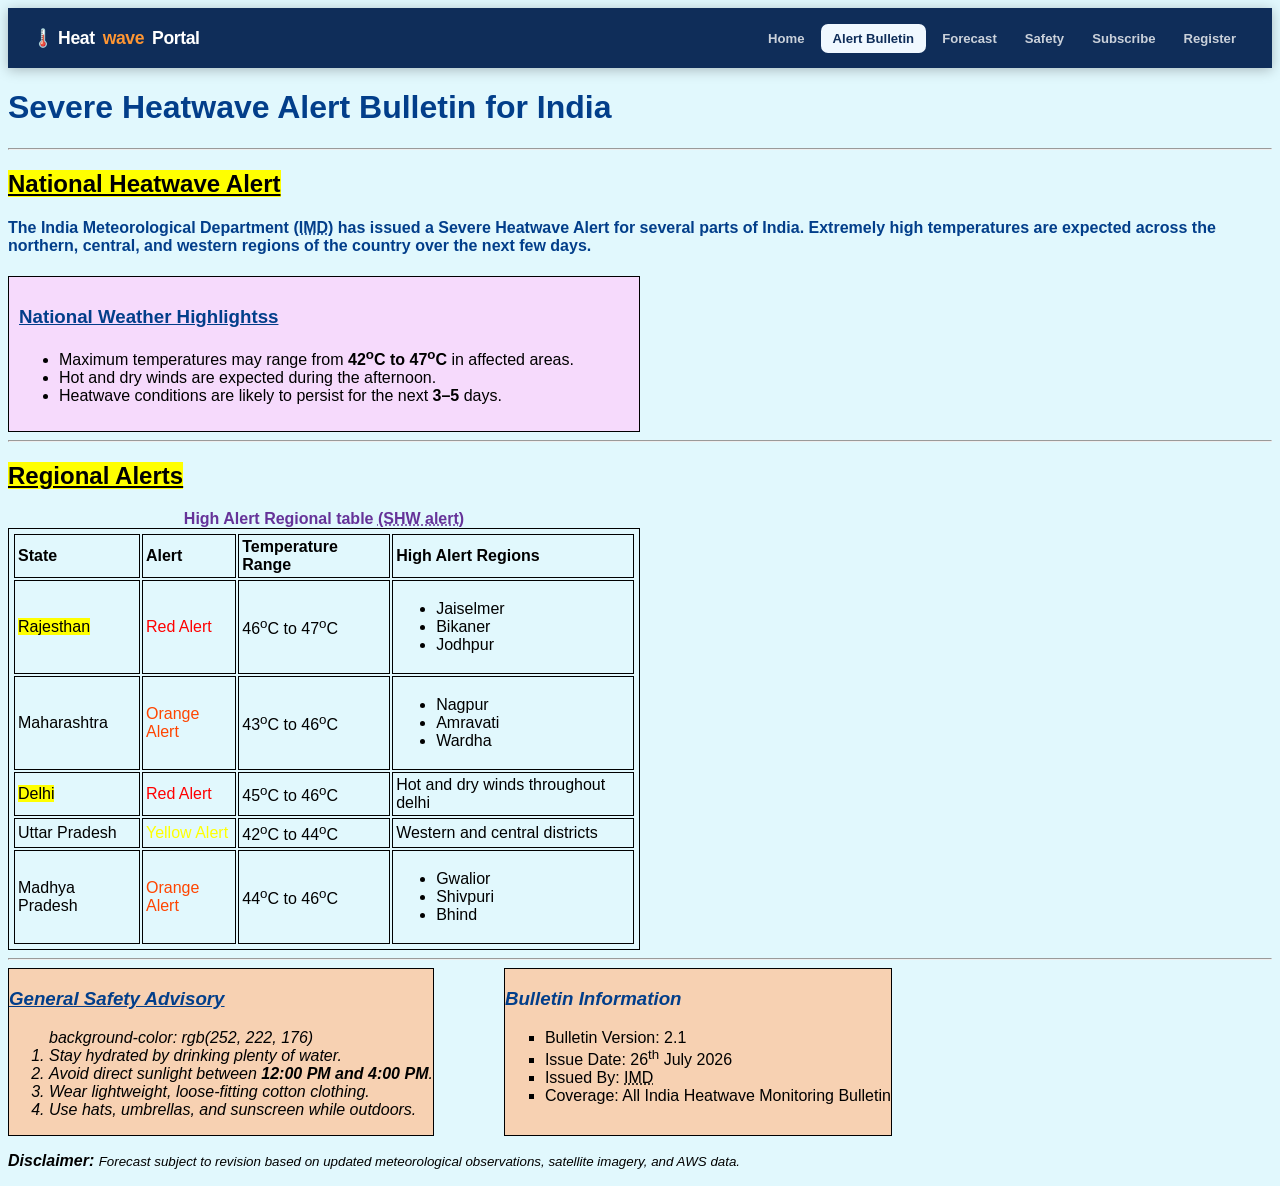
<file: alert-details.html>
<!DOCTYPE html>
<html>
<head>
  <title>Alert details for heatwave monitoring of India</title>
  <meta charset="UTF-8">
  <meta name="viewport" content="width=device-width, initial-scale=1.0">
  <link rel="stylesheet" href="nav.css">
  <link rel="stylesheet" href="layout.css">
  <link rel="stylesheet" href="style.css">
  <style>
  table, th, td {
      border: 0.5px solid black;
      padding: 3px;
  }
  th {
      text-align: left;
  }
  </style>
</head>
<body style="background-color: rgb(225, 248, 253);">
  <!-- ===== SHARED SITE NAVIGATION ===== -->
  <nav class="site-navbar" aria-label="Site Navigation">
    <a href="index.html" class="nav-brand">&#127777;&#65039; Heat<span>wave</span> Portal</a>
    <ul class="nav-list">
      <li><a href="index.html"                       >Home</a></li>
      <li><a href="alert-details.html" class="active">Alert Bulletin</a></li>
      <li><a href="forecast.html"                    >Forecast</a></li>
      <li><a href="navigation.html"                  >Safety</a></li>
      <li><a href="subscribe.html"                   >Subscribe</a></li>
      <li><a href="task8.html"                       >Register</a></li>
    </ul>
  </nav>
  <!-- ===== END SHARED NAVIGATION ===== -->
    <h1><b>Severe Heatwave Alert Bulletin for India  </b></h1>
    <hr>
    <h2><strong><mark><u>National Heatwave Alert  </u></mark></strong></h2>
    <p ><h4>The India Meteorological Department <abbr title="India meteorological Depertment">(IMD)</abbr> has issued a Severe Heatwave Alert for several parts of India. Extremely high temperatures are expected across the northern, central, and western regions of the country over the next few days.<h4></h4></p>
    <div style="background-color: rgb(246, 218, 252); border: 1px solid black; padding: 10px; width:50%"><h3><u>National Weather Highlightss</u></h3>
    <ul type="disc">
        <li>Maximum temperatures may range from <b>42<sup>o</sup>C to 47<sup>o</sup>C </b>in affected areas.</li>
        <li>Hot and dry winds are expected during the afternoon.</li>
        <li>Heatwave conditions are likely to persist for the next <b>3–5</b> days.</li>
    </ul></div>
    <hr>
    <h2><strong><mark><u>Regional Alerts</u></mark></strong></h2>
    <table style="width: 50%;">
        <caption style="color: rebeccapurple;"><b>High Alert Regional table <abbr title="Severe Heat Wave alert">(SHW alert)</abbr></b></caption>
        <tr>
            <th>State</th>
            <th>Alert</th>
            <th>Temperature Range</th>
            <th>High Alert Regions</th>
        </tr>
        <tr>
            <td><mark>Rajesthan</mark></td>
            <td style="color:red">Red Alert</td>
            <td>46<sup>o</sup>C to 47<sup>o</sup>C</td>
            <td><ul type="disc">
                <li>Jaiselmer</li>
                <li>Bikaner</li>
                <li>Jodhpur</li>
            </ul></td>
        </tr>
        <tr>
            <td>Maharashtra</td>
            <td style="color: orangered;">Orange Alert</td>
            <td>43<sup>o</sup>C to 46<sup>o</sup>C</td>
            <td><ul type="disc">
                <li>Nagpur</li>
                <li>Amravati</li>
                <li>Wardha</li>
            </ul></td>
        </tr>
        <tr>
            <td><mark>Delhi</mark></td>
            <td style="color:red">Red Alert</td>
            <td>45<sup>o</sup>C to 46<sup>o</sup>C</td>
            <td>Hot and dry winds throughout delhi</td>
        </tr>
        <tr>
            <td>Uttar Pradesh</td>
            <td style="color:yellow">Yellow Alert</td>
            <td>42<sup>o</sup>C to 44<sup>o</sup>C</td>
            <td>Western and central districts</td>
        </tr>
        <tr>
            <td>Madhya Pradesh</td>
            <td style="color: orangered;">Orange Alert</td>
            <td>44<sup>o</sup>C to 46<sup>o</sup>C</td>
            <td><ul type="disc">
                <li>Gwalior</li>
                <li>Shivpuri</li>
                <li>Bhind</li>
            </ul></td>
        </tr>
    </table>
    <hr>
<div style="display: flex; gap: 70px">
    <div style="background-color: rgb(247, 209, 178); border:1px solid black"><h3><i><b><u><em>General Safety Advisory</em></u></b></i></h3>
    <p><i><em><ol type="1">background-color: rgb(252, 222, 176)
        <li>Stay hydrated by drinking plenty of water.</li>
        <li>Avoid direct sunlight between <b>12:00 PM and 4:00 PM</b>.</li>
        <li>Wear lightweight, loose-fitting cotton clothing.</li>
        <li>Use hats, umbrellas, and sunscreen while outdoors.</li>
    </ol></em></i></p></div>
    <div style="background-color: rgb(247, 209, 178); border:1px solid black;"><h3><em>Bulletin Information</em></h3>
    <p><ul type="square">
        <li>Bulletin Version: 2.1</li>
        <li>Issue Date: 26<sup>th</sup> July 2026</li>
        <li>Issued By: <abbr title="India Meteorological Department">IMD</abbr></li>
        <li>Coverage: All India Heatwave Monitoring Bulletin</li>
    </ul></p></div>
    </div>
    <p><b><i>Disclaimer: </i></b>
    <small><i>Forecast subject to revision based on updated meteorological observations, satellite imagery, and <abbr title="Automatic Weather Stations"></abbr>AWS data.</i></small></p>
   
</body>
</html>
</file>
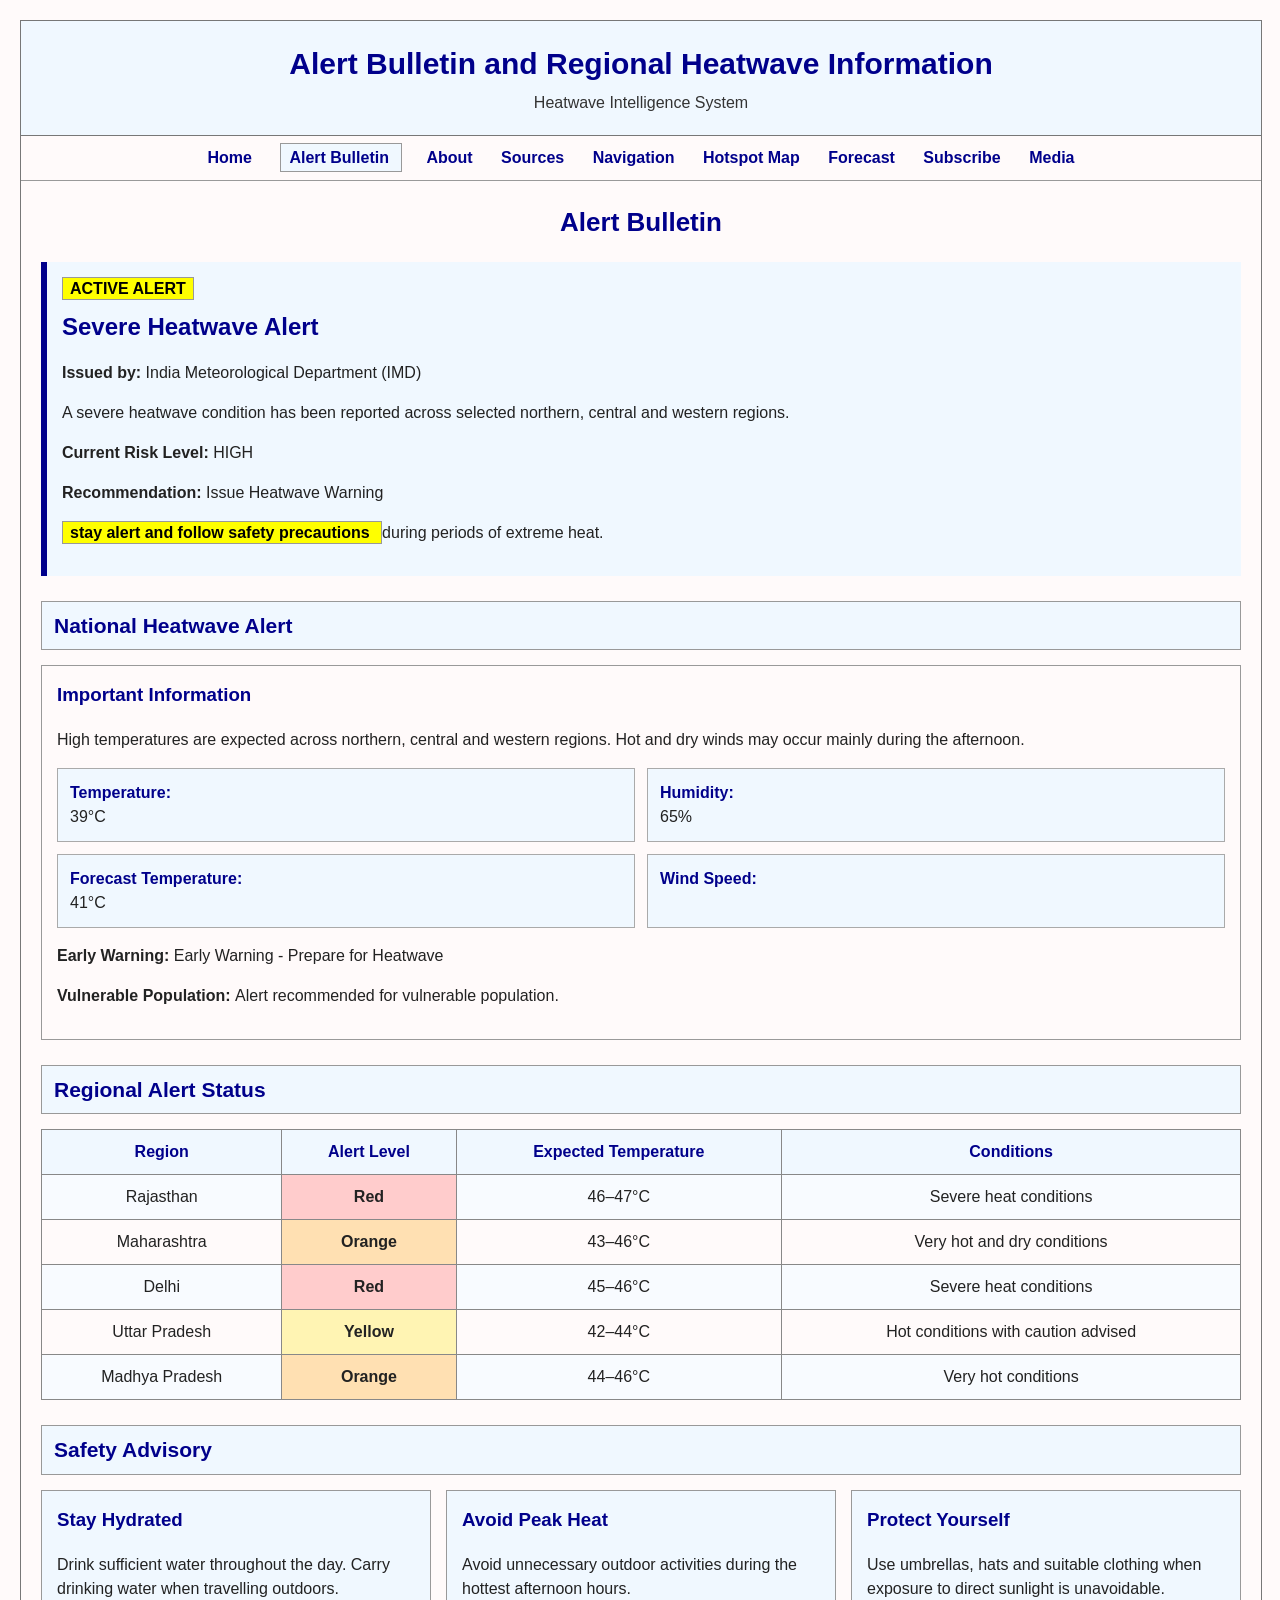
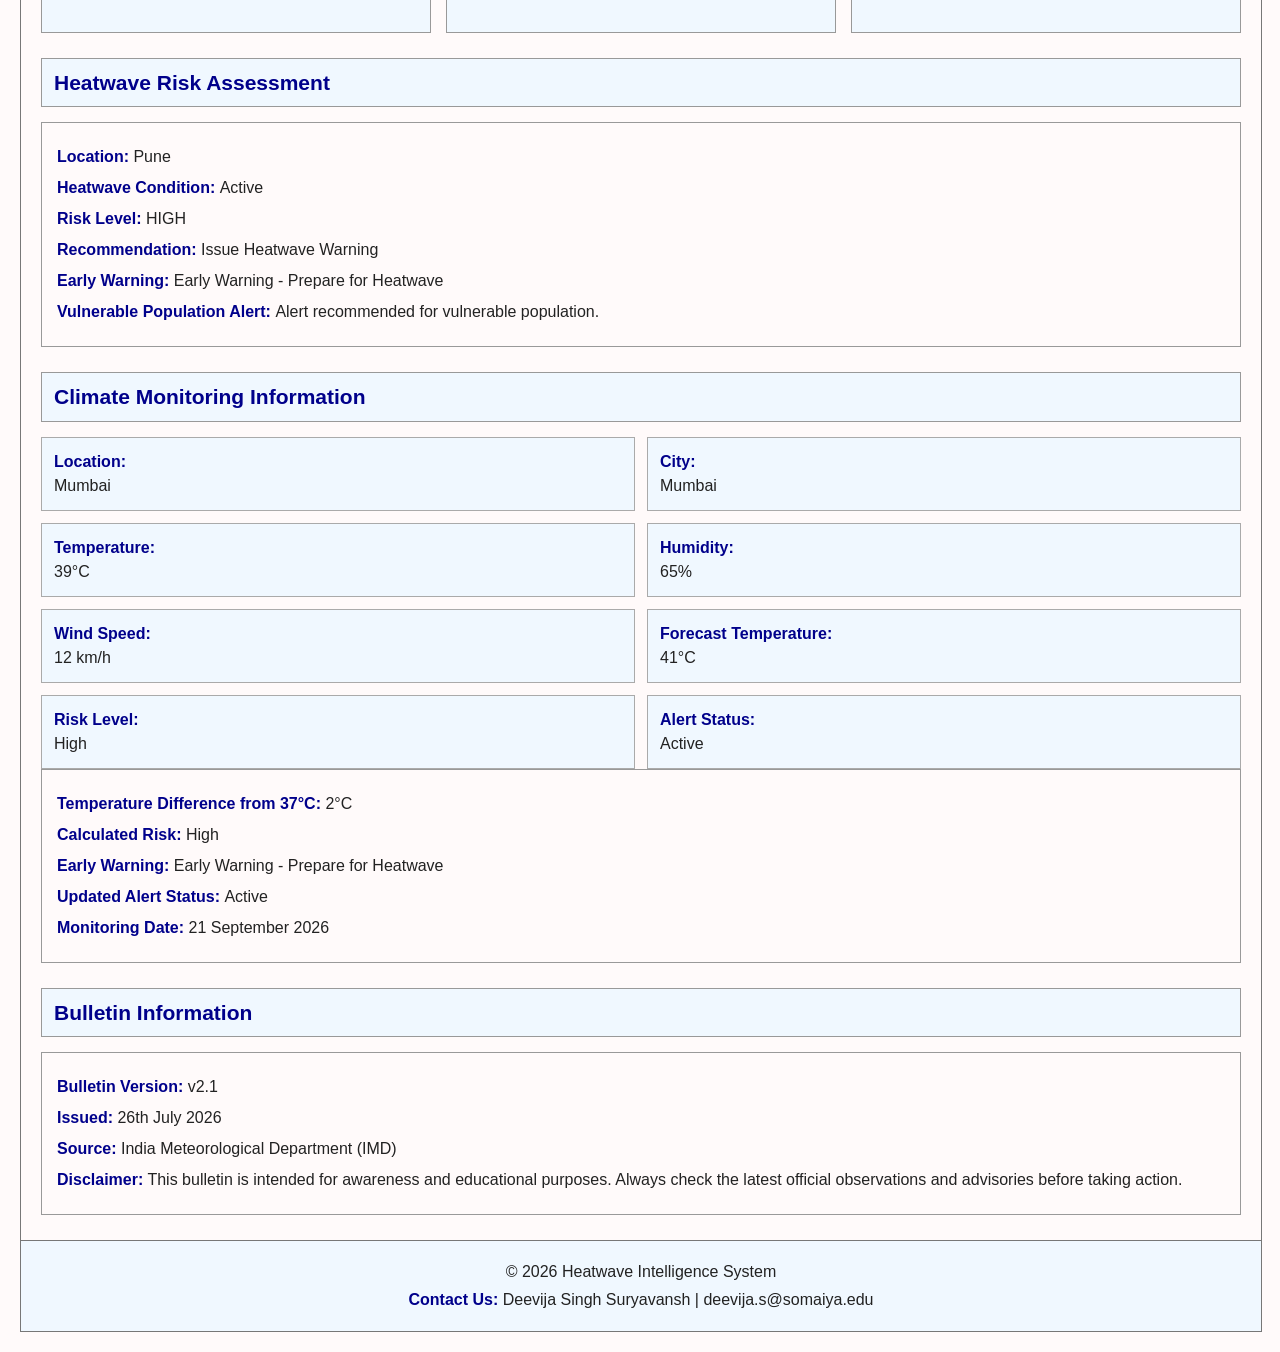
<file: alert.html>
<!DOCTYPE html>
<html lang="en">

<head>
    <meta charset="UTF-8">
    <meta name="viewport" content="width=device-width, initial-scale=1.0">

    <title>Alert Bulletin - Heatwave Intelligence System</title>

    <style>

        body {
            margin: 0;
            padding: 20px;
            background-color: snow;
            color: #222222;
            font-family: Arial, Helvetica, sans-serif;
            line-height: 1.5;
        }

        .page-container {
            width: 100%;
            margin: auto;
            border: 1px solid #777777;
            background-color: snow;
        }

        /* HEADER */

        header {
            background-color: aliceblue;
            padding: 20px;
            text-align: center;
            border-bottom: 1px solid #777777;
        }

        header h1 {
            color: darkblue;
            margin: 0;
            font-size: 30px;
        }

        header p {
            margin: 5px 0 0;
            color: #333333;
            font-size: 16px;
        }

        /* NAVIGATION */

        nav {
            background-color: snow;
            text-align: center;
            padding: 10px;
            border-bottom: 1px solid #999999;
        }

        nav a {
            color: darkblue;
            text-decoration: none;
            margin: 0 12px;
            font-weight: bold;
        }

        nav a:hover {
            text-decoration: underline;
        }

        nav a.active {
            background-color: aliceblue;
            padding: 5px 8px;
            border: 1px solid #999999;
        }

        /* MAIN CONTENT */

        main {
            margin: 20px;
        }

        .page-title {
            color: darkblue;
            text-align: center;
            font-size: 26px;
            margin-bottom: 20px;
        }

        /* ACTIVE ALERT */

        .alert-banner {
            background-color: aliceblue;
            border-left: 6px solid darkblue;
            padding: 15px;
            margin-bottom: 25px;
        }

        .alert-banner h2 {
            color: darkblue;
            margin-top: 8px;
            margin-bottom: 8px;
        }

        .alert-highlight {
            background-color: #ffff00;
            color: #000000;
            font-weight: bold;
            padding: 2px 7px;
            border: 1px solid #999999;
        }

        /* SECTION HEADINGS */

        .section-title {
            background-color: aliceblue;
            color: darkblue;
            padding: 8px 12px;
            border: 1px solid #999999;
            margin-top: 25px;
            margin-bottom: 15px;
            font-size: 21px;
        }

        /* INFORMATION BOX */

        .information-box {
            border: 1px solid #999999;
            background-color: snow;
            padding: 15px;
        }

        .information-box h3 {
            color: darkblue;
            margin-top: 0;
        }

        .key-points {
            display: grid;
            grid-template-columns: 1fr 1fr;
            gap: 12px;
            margin-top: 15px;
        }

        .key-point {
            border: 1px solid #aaaaaa;
            background-color: aliceblue;
            padding: 12px;
        }

        .key-point strong {
            color: darkblue;
        }

        /* REGIONAL TABLE */

        table {
            width: 100%;
            border-collapse: collapse;
            margin-top: 10px;
        }

        th,
        td {
            border: 1px solid #888888;
            padding: 10px;
            text-align: center;
        }

        th {
            background-color: aliceblue;
            color: darkblue;
        }

        tr:nth-child(even) {
            background-color: #f8fbff;
        }

        /* ALERT LEVELS */

        .red-alert {
            background-color: #ffcccc;
            font-weight: bold;
        }

        .orange-alert {
            background-color: #ffe0b2;
            font-weight: bold;
        }

        .yellow-alert {
            background-color: #fff4b3;
            font-weight: bold;
        }

        /* SAFETY ADVISORY */

        .safety-grid {
            display: grid;
            grid-template-columns: repeat(3, 1fr);
            gap: 15px;
        }

        .safety-box {
            border: 1px solid #999999;
            background-color: aliceblue;
            padding: 15px;
        }

        .safety-box h3 {
            color: darkblue;
            margin-top: 0;
        }

        /* HEATWAVE RISK ASSESSMENT */

        .assessment-box {
            border: 1px solid #999999;
            background-color: snow;
            padding: 15px;
        }

        .assessment-box p {
            margin: 7px 0;
        }

        .assessment-box strong {
            color: darkblue;
        }

        /* CLIMATE INFORMATION */

        .climate-grid {
            display: grid;
            grid-template-columns: 1fr 1fr;
            gap: 12px;
        }

        .climate-item {
            border: 1px solid #aaaaaa;
            background-color: aliceblue;
            padding: 12px;
        }

        .climate-item strong {
            color: darkblue;
        }

        /* BULLETIN INFORMATION */

        .bulletin-info {
            border: 1px solid #999999;
            background-color: snow;
            padding: 15px;
        }

        .bulletin-info p {
            margin: 7px 0;
        }

        .bulletin-info strong {
            color: darkblue;
        }

        /* FOOTER */

        footer {
            background-color: aliceblue;
            border-top: 1px solid #777777;
            text-align: center;
            padding: 15px;
            margin-top: 25px;
        }

        footer p {
            margin: 4px 0;
        }

        footer strong {
            color: darkblue;
        }

        /* RESPONSIVE */

        @media screen and (max-width: 800px) {

            body {
                padding: 10px;
            }

            nav a {
                display: inline-block;
                margin: 5px;
            }

            .key-points,
            .safety-grid,
            .climate-grid {
                grid-template-columns: 1fr;
            }

            table {
                font-size: 14px;
            }

            th,
            td {
                padding: 7px;
            }

        }

    </style>
</head>


<body>

<div class="page-container">


    <!-- HEADER -->

    <header>

        <h1>Alert Bulletin and Regional Heatwave Information </h1>

        <p>
            Heatwave Intelligence System
        </p>

    </header>


    <!-- NAVIGATION -->

    <nav>

        <a href="index.html">
            Home
        </a>

        <a href="alert-details.html" class="active">
            Alert Bulletin
        </a>

        <a href="about-system.html">
            About
        </a>

        <a href="sources.html">
            Sources
        </a>

        <a href="navigation.html">
            Navigation
        </a>

        <a href="hotspot-map.html">
            Hotspot Map
        </a>

        <a href="forecast.html">
            Forecast
        </a>

        <a href="subscribe.html">
            Subscribe
        </a>

        <a href="media.html">
            Media
        </a>

    </nav>


    <!-- MAIN CONTENT -->

    <main>

        <h2 class="page-title">
            Alert Bulletin
        </h2>


        <!-- ACTIVE ALERT -->

        <div class="alert-banner">

            <mark class="alert-highlight">
                ACTIVE ALERT
            </mark>

            <h2>
                Severe Heatwave Alert
            </h2>

            <p>
                <strong>Issued by:</strong>
                India Meteorological Department (IMD)
            </p>

            <p>
                A severe heatwave condition has been reported across
                selected northern, central and western regions.
            </p>

            <p>
                <strong>Current Risk Level:</strong>
                <span id="riskLevelOutput"></span>
            </p>

            <p>
                <strong>Recommendation:</strong>
                <span id="recommendationOutput"></span>
            </p>

            <p>
                <mark class="alert-highlight">
                    stay alert and follow safety precautions
                </mark>
                during periods of extreme heat.
            </p>

        </div>


        <!-- NATIONAL HEATWAVE ALERT -->

        <h2 class="section-title">
            National Heatwave Alert
        </h2>

        <div class="information-box">

            <h3>
                Important Information
            </h3>

            <p>
                High temperatures are expected across northern,
                central and western regions. Hot and dry winds may
                occur mainly during the afternoon.
            </p>


            <div class="key-points">

                <div class="key-point">

                    <strong>
                        Temperature:
                    </strong>

                    <br>

                    <span id="temperatureOutput"></span>

                </div>


                <div class="key-point">

                    <strong>
                        Humidity:
                    </strong>

                    <br>

                    <span id="humidityOutput"></span>

                </div>


                <div class="key-point">

                    <strong>
                        Forecast Temperature:
                    </strong>

                    <br>

                    <span id="forecastOutput"></span>

                </div>


                <div class="key-point">

                    <strong>
                        Wind Speed:
                    </strong>

                    <br>

                    <span id="windOutput"></span>

                </div>

            </div>


            <p>

                <strong>
                    Early Warning:
                </strong>

                <span id="earlyWarningOutput"></span>

            </p>


            <p>

                <strong>
                    Vulnerable Population:
                </strong>

                <span id="vulnerableAlertOutput"></span>

            </p>

        </div>


        <!-- REGIONAL ALERT STATUS -->

        <h2 class="section-title">
            Regional Alert Status
        </h2>

        <table>

            <tr>

                <th>
                    Region
                </th>

                <th>
                    Alert Level
                </th>

                <th>
                    Expected Temperature
                </th>

                <th>
                    Conditions
                </th>

            </tr>


            <tr>

                <td>
                    Rajasthan
                </td>

                <td class="red-alert">
                    Red
                </td>

                <td>
                    46–47°C
                </td>

                <td>
                    Severe heat conditions
                </td>

            </tr>


            <tr>

                <td>
                    Maharashtra
                </td>

                <td class="orange-alert">
                    Orange
                </td>

                <td>
                    43–46°C
                </td>

                <td>
                    Very hot and dry conditions
                </td>

            </tr>


            <tr>

                <td>
                    Delhi
                </td>

                <td class="red-alert">
                    Red
                </td>

                <td>
                    45–46°C
                </td>

                <td>
                    Severe heat conditions
                </td>

            </tr>


            <tr>

                <td>
                    Uttar Pradesh
                </td>

                <td class="yellow-alert">
                    Yellow
                </td>

                <td>
                    42–44°C
                </td>

                <td>
                    Hot conditions with caution advised
                </td>

            </tr>


            <tr>

                <td>
                    Madhya Pradesh
                </td>

                <td class="orange-alert">
                    Orange
                </td>

                <td>
                    44–46°C
                </td>

                <td>
                    Very hot conditions
                </td>

            </tr>

        </table>


        <!-- SAFETY ADVISORY -->

        <h2 class="section-title">
            Safety Advisory
        </h2>

        <div class="safety-grid">


            <div class="safety-box">

                <h3>
                    Stay Hydrated
                </h3>

                <p>
                    Drink sufficient water throughout the day.
                    Carry drinking water when travelling outdoors.
                </p>

            </div>


            <div class="safety-box">

                <h3>
                    Avoid Peak Heat
                </h3>

                <p>
                    Avoid unnecessary outdoor activities during
                    the hottest afternoon hours.
                </p>

            </div>


            <div class="safety-box">

                <h3>
                    Protect Yourself
                </h3>

                <p>
                    Use umbrellas, hats and suitable clothing
                    when exposure to direct sunlight is unavoidable.
                </p>

            </div>

        </div>


        <!-- HEATWAVE RISK ASSESSMENT -->

        <h2 class="section-title">
            Heatwave Risk Assessment
        </h2>

        <div class="assessment-box">

            <p>

                <strong>
                    Location:
                </strong>

                <span id="locationOutput"></span>

            </p>


            <p>

                <strong>
                    Heatwave Condition:
                </strong>

                <span id="conditionOutput"></span>

            </p>


            <p>

                <strong>
                    Risk Level:
                </strong>

                <span id="assessmentRiskOutput"></span>

            </p>


            <p>

                <strong>
                    Recommendation:
                </strong>

                <span id="assessmentRecommendationOutput"></span>

            </p>


            <p>

                <strong>
                    Early Warning:
                </strong>

                <span id="assessmentEarlyWarningOutput"></span>

            </p>


            <p>

                <strong>
                    Vulnerable Population Alert:
                </strong>

                <span id="assessmentVulnerableOutput"></span>

            </p>

        </div>


        <!-- CLIMATE MONITORING INFORMATION -->

        <h2 class="section-title">
            Climate Monitoring Information
        </h2>

        <div class="climate-grid">


            <div class="climate-item">

                <strong>
                    Location:
                </strong>

                <br>

                <span id="objectLocation"></span>

            </div>


            <div class="climate-item">

                <strong>
                    City:
                </strong>

                <br>

                <span id="objectCity"></span>

            </div>


            <div class="climate-item">

                <strong>
                    Temperature:
                </strong>

                <br>

                <span id="objectTemperature"></span>

            </div>


            <div class="climate-item">

                <strong>
                    Humidity:
                </strong>

                <br>

                <span id="objectHumidity"></span>

            </div>


            <div class="climate-item">

                <strong>
                    Wind Speed:
                </strong>

                <br>

                <span id="objectWind"></span>

            </div>


            <div class="climate-item">

                <strong>
                    Forecast Temperature:
                </strong>

                <br>

                <span id="objectForecast"></span>

            </div>


            <div class="climate-item">

                <strong>
                    Risk Level:
                </strong>

                <br>

                <span id="objectRisk"></span>

            </div>


            <div class="climate-item">

                <strong>
                    Alert Status:
                </strong>

                <br>

                <span id="objectAlert"></span>

            </div>

        </div>


        <div class="assessment-box">

            <p>

                <strong>
                    Temperature Difference from 37°C:
                </strong>

                <span id="temperatureDifference"></span>

            </p>


            <p>

                <strong>
                    Calculated Risk:
                </strong>

                <span id="objectRiskCalculation"></span>

            </p>


            <p>

                <strong>
                    Early Warning:
                </strong>

                <span id="objectEarlyWarning"></span>

            </p>


            <p>

                <strong>
                    Updated Alert Status:
                </strong>

                <span id="updatedAlertStatus"></span>

            </p>


            <p>

                <strong>
                    Monitoring Date:
                </strong>

                <span id="objectDate"></span>

            </p>

        </div>


        <!-- BULLETIN INFORMATION -->

        <h2 class="section-title">
            Bulletin Information
        </h2>

        <div class="bulletin-info">

            <p>
                <strong>Bulletin Version:</strong>
                v2.1
            </p>

            <p>
                <strong>Issued:</strong>
                26th July 2026
            </p>

            <p>
                <strong>Source:</strong>
                India Meteorological Department (IMD)
            </p>

            <p>
                <strong>Disclaimer:</strong>
                This bulletin is intended for awareness and
                educational purposes. Always check the latest
                official observations and advisories before
                taking action.
            </p>

        </div>

    </main>


    <!-- FOOTER -->

    <footer>

        <p>
            © 2026 Heatwave Intelligence System
        </p>


        <p>
            <strong>Contact Us:</strong>
            Deevija Singh Suryavansh |
            deevija.s@somaiya.edu
        </p>

    </footer>

</div>


<script>

    /* =====================================================
       HEATWAVE RISK LOGIC
       ===================================================== */

    let locationName = "Pune";

    let temperature = 39;

    let humidity = 65;

    let forecastTemperature = 41;

    let heatwaveCondition = true;

    let vulnerablePopulationAlert = true;

    let riskLevel;

    let recommendation;


    if (temperature >= 40) {

        riskLevel = "SEVERE";

        recommendation = "Severe Heatwave Warning";

    }

    else if (temperature >= 38 && humidity >= 60) {

        riskLevel = "HIGH";

        recommendation = "Issue Heatwave Warning";

    }

    else if (temperature >= 35 && temperature < 38) {

        riskLevel = "MODERATE";

        recommendation = "Monitor Conditions";

    }

    else if (forecastTemperature >= 40) {

        riskLevel = "EARLY WARNING";

        recommendation = "Prepare for Heatwave";

    }

    else {

        riskLevel = "NORMAL";

        recommendation = "Continue Monitoring";

    }


    let earlyWarning;


    if (forecastTemperature >= 40) {

        earlyWarning =
            "Early Warning - Prepare for Heatwave";

    }

    else {

        earlyWarning =
            "No Early Warning Required";

    }


    let vulnerableAlert;


    if (vulnerablePopulationAlert === true) {

        vulnerableAlert =
            "Alert recommended for vulnerable population.";

    }

    else {

        vulnerableAlert =
            "No special vulnerable population alert.";

    }


    /* DISPLAY RISK INFORMATION */

    document.getElementById("locationOutput").innerHTML =
        locationName;

    document.getElementById("temperatureOutput").innerHTML =
        temperature + "°C";

    document.getElementById("humidityOutput").innerHTML =
        humidity + "%";

    document.getElementById("forecastOutput").innerHTML =
        forecastTemperature + "°C";

    document.getElementById("conditionOutput").innerHTML =
        heatwaveCondition ? "Active" : "Inactive";

    document.getElementById("riskLevelOutput").innerHTML =
        riskLevel;

    document.getElementById("assessmentRiskOutput").innerHTML =
        riskLevel;

    document.getElementById("recommendationOutput").innerHTML =
        recommendation;

    document.getElementById("assessmentRecommendationOutput").innerHTML =
        recommendation;

    document.getElementById("earlyWarningOutput").innerHTML =
        earlyWarning;

    document.getElementById("assessmentEarlyWarningOutput").innerHTML =
        earlyWarning;

    document.getElementById("vulnerableAlertOutput").innerHTML =
        vulnerableAlert;

    document.getElementById("assessmentVulnerableOutput").innerHTML =
        vulnerableAlert;


    /* =====================================================
       CLIMATE MONITORING OBJECT
       ===================================================== */

    let climateData = {

        location: "Mumbai",

        city: "Mumbai",

        temperature: 39,

        humidity: 65,

        windSpeed: 12,

        forecastTemperature: 41,

        riskLevel: "High",

        alertStatus: "Active",

        monitoringDate: "21 September 2026",


        displayData: function() {

            return `
                <strong>Location:</strong> ${this.location}<br>
                <strong>City:</strong> ${this.city}<br>
                <strong>Temperature:</strong> ${this.temperature}°C<br>
                <strong>Humidity:</strong> ${this.humidity}%<br>
                <strong>Wind Speed:</strong> ${this.windSpeed} km/h<br>
                <strong>Forecast Temperature:</strong> ${this.forecastTemperature}°C<br>
                <strong>Risk Level:</strong> ${this.riskLevel}<br>
                <strong>Alert Status:</strong> ${this.alertStatus}<br>
                <strong>Monitoring Date:</strong> ${this.monitoringDate}
            `;

        },


        calculateTemperatureDifference: function(threshold) {

            return this.temperature - threshold;

        },


        determineRisk: function() {

            if (this.temperature >= 40) {

                return "Severe";

            }

            else if (
                this.temperature >= 38 &&
                this.humidity >= 60
            ) {

                return "High";

            }

            else if (
                this.temperature >= 35 &&
                this.temperature < 38
            ) {

                return "Moderate";

            }

            else {

                return "Normal";

            }

        },


        earlyWarning: function() {

            if (this.forecastTemperature >= 40) {

                return "Early Warning - Prepare for Heatwave";

            }

            else {

                return "No Early Warning Required";

            }

        },


        updateAlertStatus: function(newStatus) {

            this.alertStatus = newStatus;

            return this.alertStatus;

        }

    };


    /* CLIMATE CALCULATIONS */

    let threshold = 37;

    let difference =
        climateData.calculateTemperatureDifference(threshold);

    let calculatedRisk =
        climateData.determineRisk();

    let warning =
        climateData.earlyWarning();

    let updatedStatus =
        climateData.updateAlertStatus("Active");


    /* DISPLAY CLIMATE INFORMATION */

    document.getElementById("objectLocation").innerHTML =
        climateData.location;

    document.getElementById("objectCity").innerHTML =
        climateData.city;

    document.getElementById("objectTemperature").innerHTML =
        climateData.temperature + "°C";

    document.getElementById("objectHumidity").innerHTML =
        climateData.humidity + "%";

    document.getElementById("objectWind").innerHTML =
        climateData.windSpeed + " km/h";

    document.getElementById("objectForecast").innerHTML =
        climateData.forecastTemperature + "°C";

    document.getElementById("objectRisk").innerHTML =
        climateData.riskLevel;

    document.getElementById("objectAlert").innerHTML =
        climateData.alertStatus;

    document.getElementById("objectDate").innerHTML =
        climateData.monitoringDate;

    document.getElementById("temperatureDifference").innerHTML =
        difference + "°C";

    document.getElementById("objectRiskCalculation").innerHTML =
        calculatedRisk;

    document.getElementById("objectEarlyWarning").innerHTML =
        warning;

    document.getElementById("updatedAlertStatus").innerHTML =
        updatedStatus;

</script>

</body>

</html>
</file>
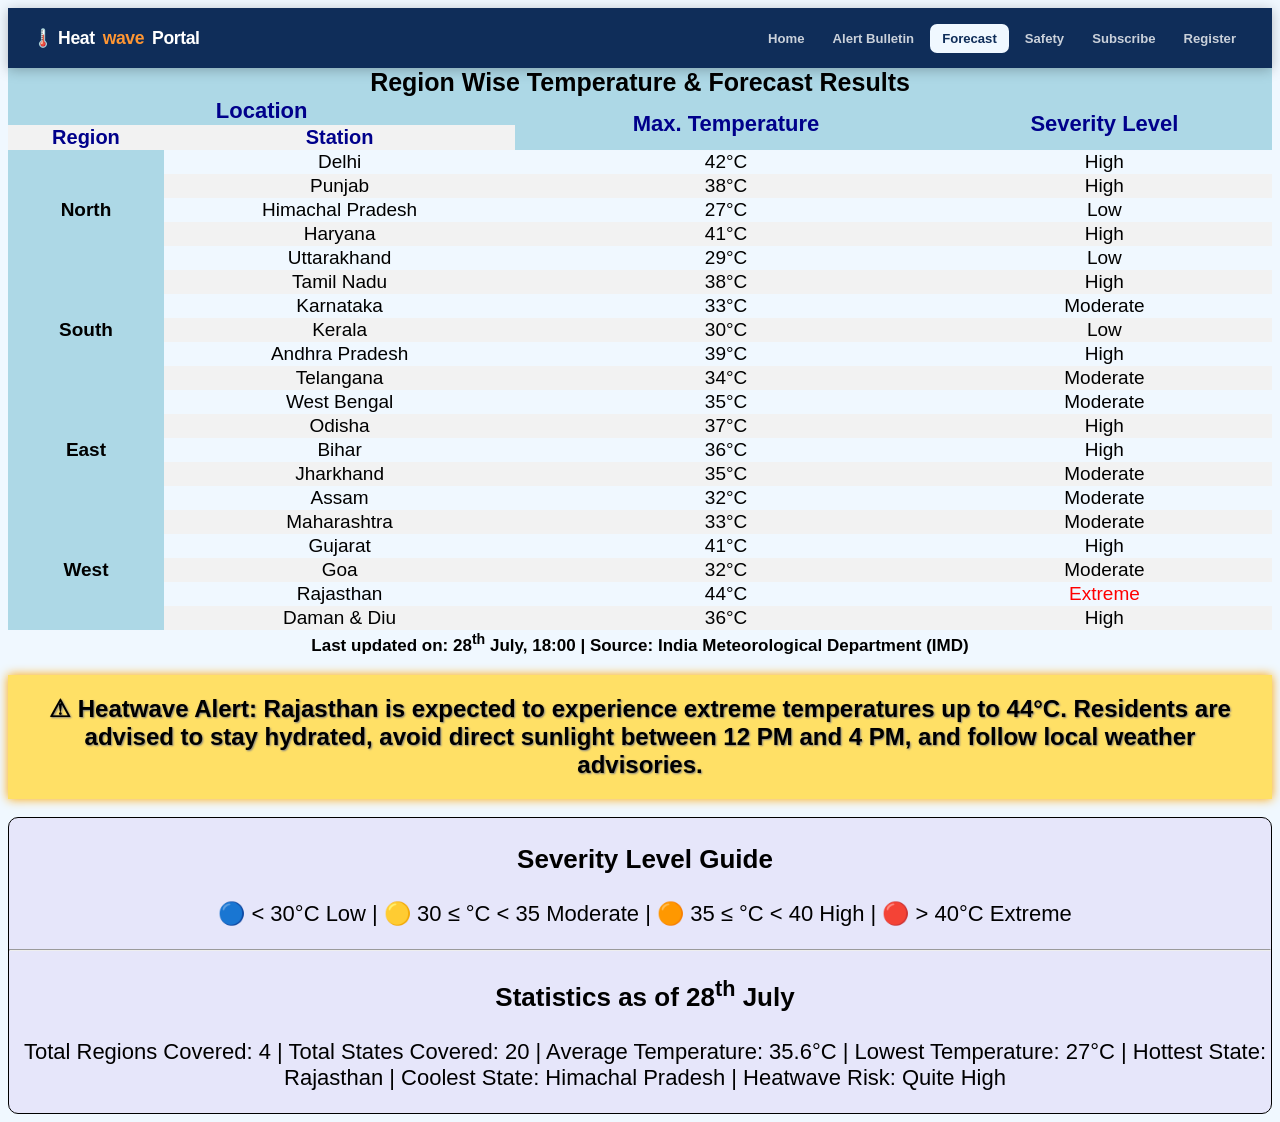
<file: forecast.html>
<!DOCTYPE html>
<html>
<head>
  <title>Forecast Summary | Heatwave Intelligence System</title>
  <meta charset="UTF-8">
  <meta name="viewport" content="width=device-width, initial-scale=1.0">
  <link rel="stylesheet" href="nav.css">
  <link rel="stylesheet" href="layout.css">
  <link rel="stylesheet" href="style.css">
  <link rel="stylesheet" href="table.css">
</head>
<body style="background-color:aliceblue">
  <!-- ===== SHARED SITE NAVIGATION ===== -->
  <nav class="site-navbar" aria-label="Site Navigation">
    <a href="index.html" class="nav-brand">&#127777;&#65039; Heat<span>wave</span> Portal</a>
    <ul class="nav-list">
      <li><a href="index.html"                  >Home</a></li>
      <li><a href="alert-details.html"          >Alert Bulletin</a></li>
      <li><a href="forecast.html" class="active">Forecast</a></li>
      <li><a href="navigation.html"             >Safety</a></li>
      <li><a href="subscribe.html"              >Subscribe</a></li>
      <li><a href="task8.html"                  >Register</a></li>
    </ul>
  </nav>
  <!-- ===== END SHARED NAVIGATION ===== -->
<table>
<caption style="background-color:lightblue; font-size:25px"><b>Region Wise Temperature & Forecast
Results</b></caption>
<thead>
<tr>
<th colspan="2"><span style="color:darkblue; font-size:22px"><b>Location</b></span></th>
<th rowspan="2"><span style="color:darkblue; font-size:22px"><b>Max. Temperature</b></span></th>
<th rowspan="2"><span style="color:darkblue; font-size:22px"><b>Severity Level</b></span></th>
</tr>
<tr>
<td style="text-align:center"><span style="color:darkblue; font-size:20px"><b>Region</b></span></td>
<td style="text-align:center"><span style="color:darkblue; font-size:20px"><b>Station</b></span></td>
</tr>
</thead>
<tbody>
<tr>
<th rowspan="5" style="text-align:center"><span style="font-size:19px">North</span></th>
<td style="text-align:center"><span style="font-size:19px">Delhi</span></td>
<td style="text-align:center"><span style="font-size:19px">42°C</span></td>
<td style="text-align:center"><span style="font-size:19px">High</span></td>
</tr>
<tr>
<td style="text-align:center"><span style="font-size:19px">Punjab</span></td>
<td style="text-align:center"><span style="font-size:19px">38°C</span></td>
<td style="text-align:center"><span style="font-size:19px">High</span></td>
</tr>
<tr>
<td style="text-align:center"><span style="font-size:19px">Himachal Pradesh</span></td>
<td style="text-align:center"><span style="font-size:19px">27°C</span></td>
<td style="text-align:center"><span style="font-size:19px">Low</span></td>
</tr>
<tr>
<td style="text-align:center"><span style="font-size:19px">Haryana</span></td>
<td style="text-align:center"><span style="font-size:19px">41°C</span></td>
<td style="text-align:center"><span style="font-size:19px">High</span></td>
</tr>
<tr>
<td style="text-align:center"><span style="font-size:19px">Uttarakhand</span></td>
<td style="text-align:center"><span style="font-size:19px">29°C</span></td>
<td style="text-align:center"><span style="font-size:19px">Low</span></td>
</tr>
<tr>
<th rowspan="5" style="text-align:center"><span style="font-size:19px">South</span></th>
<td style="text-align:center"><span style="font-size:19px">Tamil Nadu</span></td>
<td style="text-align:center"><span style="font-size:19px">38°C</span></td>
<td style="text-align:center"><span style="font-size:19px">High</span></td>
</tr>
<tr>
<td style="text-align:center"><span style="font-size:19px">Karnataka</span></td>
<td style="text-align:center"><span style="font-size:19px">33°C</span></td>
<td style="text-align:center"><span style="font-size:19px">Moderate</span></td>
</tr>
<tr>
<td style="text-align:center"><span style="font-size:19px">Kerala</span></td>
<td style="text-align:center"><span style="font-size:19px">30°C</span></td>
<td style="text-align:center"><span style="font-size:19px">Low</span></td>
</tr>
<tr>
<td style="text-align:center"><span style="font-size:19px">Andhra Pradesh</span></td>
<td style="text-align:center"><span style="font-size:19px">39°C</span></td>
<td style="text-align:center"><span style="font-size:19px">High</span></td>
</tr>
<tr>
<td style="text-align:center"><span style="font-size:19px">Telangana</span></td>
<td style="text-align:center"><span style="font-size:19px">34°C</span></td>
<td style="text-align:center"><span style="font-size:19px">Moderate</span></td>
</tr>
<tr>
<th rowspan="5" style="text-align:center"><span style="font-size:19px">East</span></th>
<td style="text-align:center"><span style="font-size:19px">West Bengal</span></td>
<td style="text-align:center"><span style="font-size:19px">35°C</span></td>
<td style="text-align:center"><span style="font-size:19px">Moderate</span></td>
</tr>
<tr>
<td style="text-align:center"><span style="font-size:19px">Odisha</span></td>
<td style="text-align:center"><span style="font-size:19px">37°C</span></td>
<td style="text-align:center"><span style="font-size:19px">High</span></td>
</tr>
<tr>
<td style="text-align:center"><span style="font-size:19px">Bihar</span></td>
<td style="text-align:center"><span style="font-size:19px">36°C</span></td>
<td style="text-align:center"><span style="font-size:19px">High</span></td>
</tr>
<tr>
<td style="text-align:center"><span style="font-size:19px">Jharkhand</span></td>
<td style="text-align:center"><span style="font-size:19px">35°C</span></td>
<td style="text-align:center"><span style="font-size:19px">Moderate</span></td>
</tr>
<tr>
<td style="text-align:center"><span style="font-size:19px">Assam</span></td>
<td style="text-align:center"><span style="font-size:19px">32°C</span></td>
<td style="text-align:center"><span style="font-size:19px">Moderate</span></td>
</tr>
<tr>
<th rowspan="5" style="text-align:center"><span style="font-size:19px">West</span></th>
<td style="text-align:center"><span style="font-size:19px">Maharashtra</span></td>
<td style="text-align:center"><span style="font-size:19px">33°C</span></td>
<td style="text-align:center"><span style="font-size:19px">Moderate</span></td>
</tr>
<tr>
<td style="text-align:center"><span style="font-size:19px">Gujarat</span></td>
<td style="text-align:center"><span style="font-size:19px">41°C</span></td>
<td style="text-align:center"><span style="font-size:19px">High</span></td>
</tr>
<tr>
<td style="text-align:center"><span style="font-size:19px">Goa</span></td>
<td style="text-align:center"><span style="font-size:19px">32°C</span></td>
<td style="text-align:center"><span style="font-size:19px">Moderate</span></td>
</tr>
<tr>
<td style="text-align:center"><span style="font-size:19px">Rajasthan</span></td>
<td style="text-align:center"><span style="font-size:19px">44°C</span></td>
<td style="text-align:center; color:red"><span style="font-size:19px">Extreme</span></td>
</tr>
<tr>
<td style="text-align:center"><span style="font-size:19px">Daman & Diu</span></td>
<td style="text-align:center"><span style="font-size:19px">36°C</span></td>
<td style="text-align:center"><span style="font-size:19px">High</span></td>
</tr>
</tbody>
<tfoot>
<tr>
<td colspan="4" style="text-align:center; color:black; font-size:17px"><b>Last updated on: 28<sup>th</sup> July,
18:00 | Source: India Meteorological Department (IMD)</b></td>
</tr>
</tfoot>
</table>
<br>
<div class="offer"><b>⚠︎
Heatwave Alert: Rajasthan is expected to experience extreme temperatures up to 44°C. Residents are advised to stay
hydrated, avoid direct sunlight between 12 PM and 4 PM, and follow local weather advisories.</b></div>
<br>
<div style="background-color:lavender; border:1px solid black; border-radius:10px; width:100%;">
<p style="font-size:26px; padding-left:10px; text-align:center"><b> Severity Level Guide </b></p>
<p style="padding-left:10px; text-align:center; font-size:22px"> 🔵 &lt; 30°C Low | 🟡 30 ≤ °C &lt; 35 Moderate | 🟠 35
≤ °C &lt; 40 High | 🔴 &gt; 40°C Extreme </p>
<hr>
<p style="font-size:26px; padding-left:10px; text-align:center"><b>Statistics as of 28<sup>th</sup> July</b></p>
<p style="padding-left:10px; text-align:center; font-size:22px"> Total Regions Covered: 4 | Total States Covered: 20 |
Average Temperature: 35.6°C | Lowest Temperature: 27°C | Hottest State: Rajasthan | Coolest State: Himachal Pradesh |
Heatwave Risk: Quite High </p>
</div>
</body>
</html>
</file>
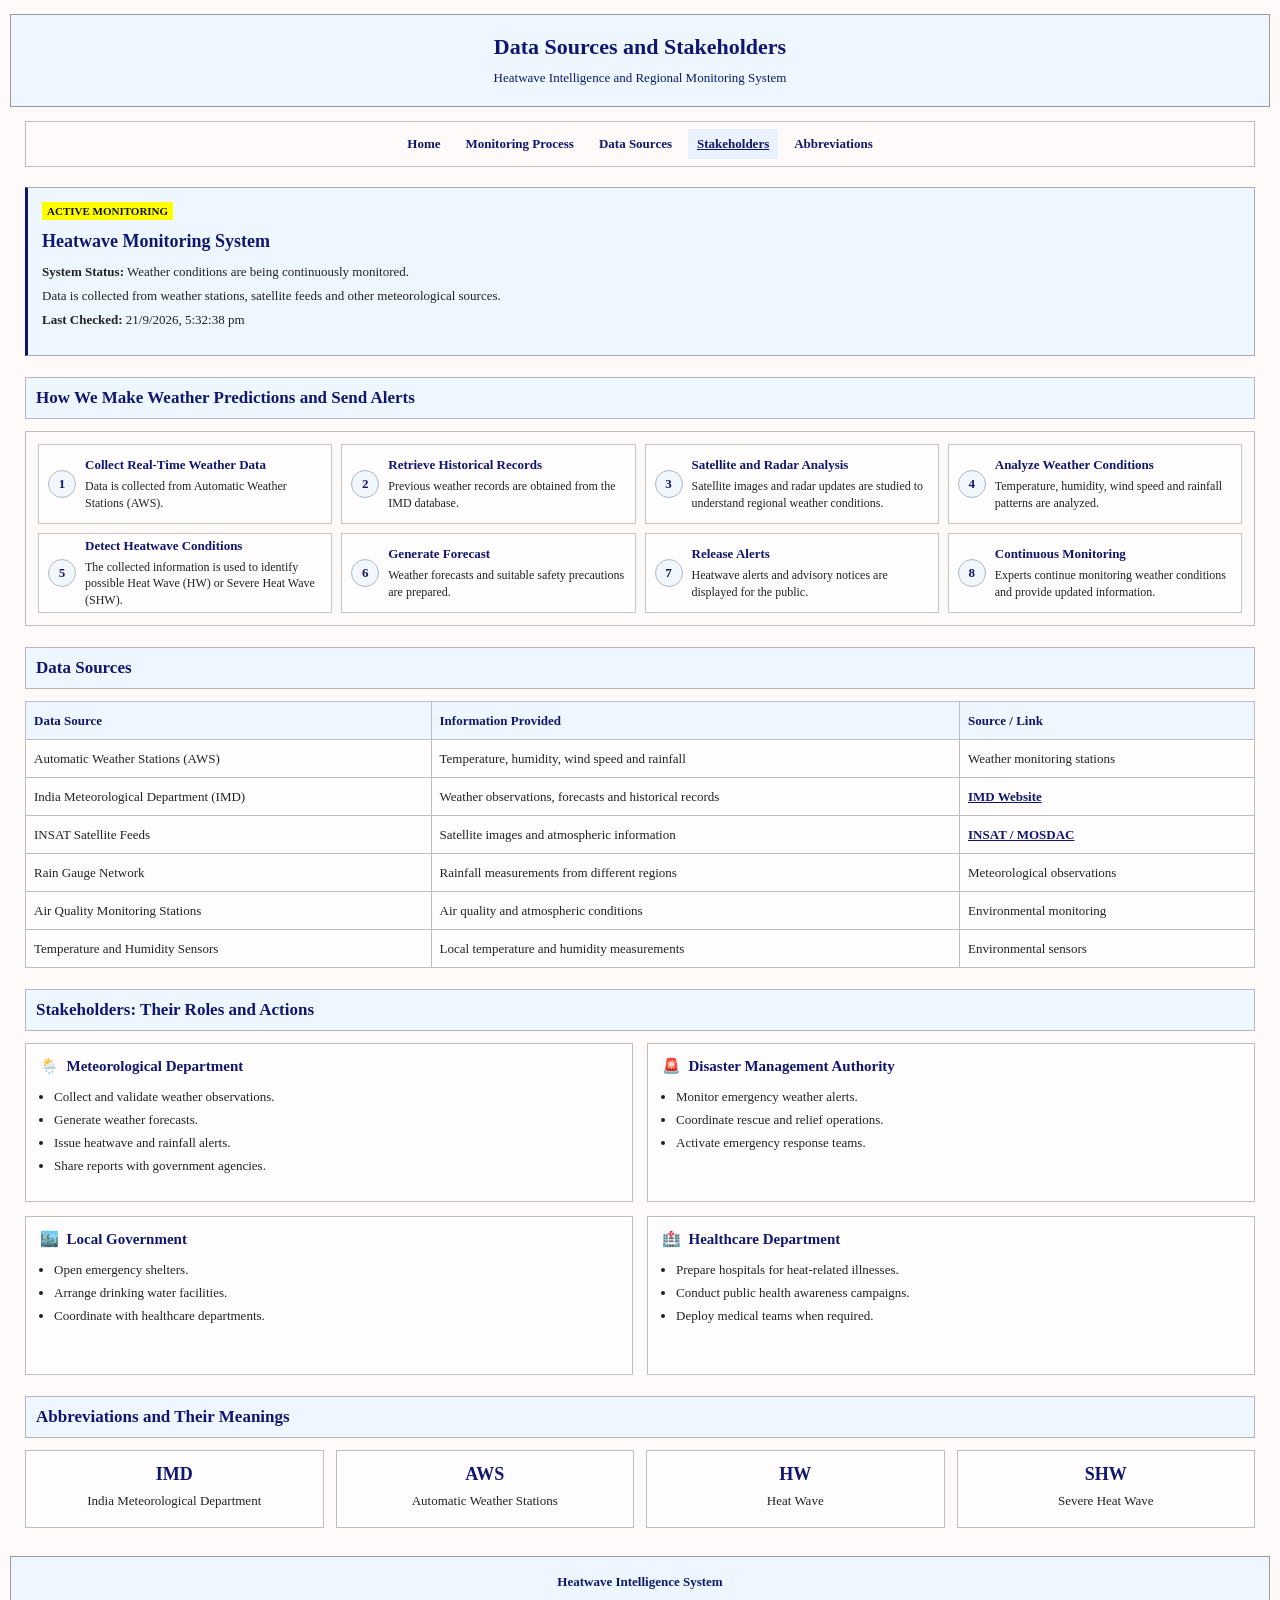
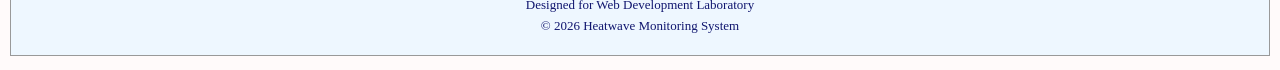
<file: heatwave-data-sources.html>
<!DOCTYPE html>
<html lang="en">
<head>
<meta charset="UTF-8">
<meta name="viewport" content="width=device-width, initial-scale=1.0">
<title>Data Sources and Stakeholders</title>
<style>
*{box-sizing:border-box}
html{scroll-behavior:smooth}
body{margin:14px 10px;background:#fffafa;color:#222;font-family:"Times New Roman",Times,serif;font-size:13px}
header{height:93px;background:#eef7ff;border:1px solid #999;text-align:center;padding:19px 10px;color:#10166f}
header h1{font-size:22px;margin:0 0 10px;font-weight:bold}
header p{margin:0;font-size:13px}
nav{height:46px;margin:14px 15px 20px;border:1px solid #bdbdbd;display:flex;align-items:center;justify-content:center;gap:7px}
nav a{color:#10166f;text-decoration:none;font-weight:bold;padding:7px 9px}
nav a.active,nav a:hover{background:#eaf2ff;text-decoration:underline}
main{padding:0 15px}
.status{height:169px;border:1px solid #aaa;border-left:3px solid #10166f;background:#eef7ff;padding:14px;margin-bottom:21px}
.tag{display:inline-block;background:#ffff00;color:#111;font-size:11px;padding:3px 5px;font-weight:bold}
.status h2{font-size:18px;color:#10166f;margin:11px 0 12px}
.status p{margin:8px 0}
section{margin-bottom:21px;scroll-margin-top:10px}
.heading{height:42px;background:#eef7ff;border:1px solid #b7b7b7;color:#10166f;font-size:17px;padding:10px;margin:0 0 12px}
.process-grid{border:1px solid #bdbdbd;padding:12px;display:grid;grid-template-columns:repeat(4,minmax(0,1fr));gap:9px}
.process-card{height:80px;border:1px solid #c5c5c5;background:#fffdfd;display:flex;align-items:center;gap:9px;padding:9px}
.number{height:28px;width:28px;flex:0 0 28px;border:1px solid #aeb9c4;border-radius:50%;background:#f1f7fc;color:#10166f;display:flex;align-items:center;justify-content:center;font-weight:bold;font-size:13px}
.process-card h3{font-size:13px;color:#10166f;margin:0 0 5px}
.process-card p{font-size:12px;line-height:1.35;margin:0}
.table-wrap{width:100%;overflow-x:auto}
table{width:100%;border-collapse:collapse;table-layout:fixed}
th,td{border:1px solid #bdbdbd;text-align:left;padding:10px 8px;height:38px}
th{background:#eef7ff;color:#10166f;font-weight:bold}
td{background:#fffdfd}
th:nth-child(1){width:33%}th:nth-child(2){width:43%}th:nth-child(3){width:24%}
td a{color:#10166f;font-weight:bold;text-decoration:underline}
.stakeholder-grid{display:grid;grid-template-columns:repeat(2,minmax(0,1fr));gap:14px}
.stakeholder-card{height:159px;border:1px solid #bdbdbd;background:#fffdfd;padding:13px 14px}
.stakeholder-card h3{font-size:15px;color:#10166f;margin:0 0 14px}
.stakeholder-card ul{padding-left:14px;margin:0}
.stakeholder-card li{margin:0 0 7px}
.abbreviation-grid{display:grid;grid-template-columns:repeat(4,minmax(0,1fr));gap:12px}
.abbr{height:78px;border:1px solid #bdbdbd;background:#fffdfd;text-align:center;padding:13px 5px}
.abbr h3{color:#10166f;font-size:18px;margin:0 0 8px}
.abbr p{margin:0}
footer{height:100px;background:#eef7ff;border:1px solid #999;text-align:center;color:#10166f;padding:17px 10px;margin-top:28px}
footer h3{font-size:13px;margin:0 0 7px}
footer p{margin:5px 0}
@media(max-width:900px){.process-grid{grid-template-columns:repeat(2,minmax(0,1fr))}.abbr-grid{grid-template-columns:repeat(2,minmax(0,1fr))}}
@media(max-width:600px){body{margin:8px 5px}nav{height:auto;min-height:46px;margin:10px 5px 15px;flex-wrap:wrap;gap:2px;padding:5px}nav a{font-size:12px;padding:6px}main{padding:0 5px}.process-grid,.stakeholder-grid,.abbreviation-grid{grid-template-columns:1fr}.process-card{min-height:80px;height:auto}.stakeholder-card{height:auto;min-height:145px}.heading{height:auto;min-height:42px}table{min-width:650px}}
</style>
</head>
<body>
<header id="home">
  <h1>Data Sources and Stakeholders</h1>
  <p>Heatwave Intelligence and Regional Monitoring System</p>
</header>

<nav aria-label="Main navigation">
  <a class="active" href="#home">Home</a>
  <a href="#monitoring-process">Monitoring Process</a>
  <a href="#data-sources">Data Sources</a>
  <a href="#stakeholders">Stakeholders</a>
  <a href="#abbreviations">Abbreviations</a>
</nav>

<main>
  <div class="status">
    <span class="tag">ACTIVE MONITORING</span>
    <h2>Heatwave Monitoring System</h2>
    <p><b>System Status:</b> Weather conditions are being continuously monitored.</p>
    <p>Data is collected from weather stations, satellite feeds and other meteorological sources.</p>
    <p><b>Last Checked:</b> 21/9/2026, 5:32:38 pm</p>
  </div>

  <section id="monitoring-process">
    <h2 class="heading">How We Make Weather Predictions and Send Alerts</h2>
    <div class="process-grid">
      <article class="process-card"><span class="number">1</span><div><h3>Collect Real-Time Weather Data</h3><p>Data is collected from Automatic Weather Stations (AWS).</p></div></article>
      <article class="process-card"><span class="number">2</span><div><h3>Retrieve Historical Records</h3><p>Previous weather records are obtained from the IMD database.</p></div></article>
      <article class="process-card"><span class="number">3</span><div><h3>Satellite and Radar Analysis</h3><p>Satellite images and radar updates are studied to understand regional weather conditions.</p></div></article>
      <article class="process-card"><span class="number">4</span><div><h3>Analyze Weather Conditions</h3><p>Temperature, humidity, wind speed and rainfall patterns are analyzed.</p></div></article>
      <article class="process-card"><span class="number">5</span><div><h3>Detect Heatwave Conditions</h3><p>The collected information is used to identify possible Heat Wave (HW) or Severe Heat Wave (SHW).</p></div></article>
      <article class="process-card"><span class="number">6</span><div><h3>Generate Forecast</h3><p>Weather forecasts and suitable safety precautions are prepared.</p></div></article>
      <article class="process-card"><span class="number">7</span><div><h3>Release Alerts</h3><p>Heatwave alerts and advisory notices are displayed for the public.</p></div></article>
      <article class="process-card"><span class="number">8</span><div><h3>Continuous Monitoring</h3><p>Experts continue monitoring weather conditions and provide updated information.</p></div></article>
    </div>
  </section>

  <section id="data-sources">
    <h2 class="heading">Data Sources</h2>
    <div class="table-wrap">
      <table>
        <thead><tr><th>Data Source</th><th>Information Provided</th><th>Source / Link</th></tr></thead>
        <tbody>
          <tr><td>Automatic Weather Stations (AWS)</td><td>Temperature, humidity, wind speed and rainfall</td><td>Weather monitoring stations</td></tr>
          <tr><td>India Meteorological Department (IMD)</td><td>Weather observations, forecasts and historical records</td><td><a href="https://mausam.imd.gov.in/" target="_blank">IMD Website</a></td></tr>
          <tr><td>INSAT Satellite Feeds</td><td>Satellite images and atmospheric information</td><td><a href="https://www.mosdac.gov.in/" target="_blank">INSAT / MOSDAC</a></td></tr>
          <tr><td>Rain Gauge Network</td><td>Rainfall measurements from different regions</td><td>Meteorological observations</td></tr>
          <tr><td>Air Quality Monitoring Stations</td><td>Air quality and atmospheric conditions</td><td>Environmental monitoring</td></tr>
          <tr><td>Temperature and Humidity Sensors</td><td>Local temperature and humidity measurements</td><td>Environmental sensors</td></tr>
        </tbody>
      </table>
    </div>
  </section>

  <section id="stakeholders">
    <h2 class="heading">Stakeholders: Their Roles and Actions</h2>
    <div class="stakeholder-grid">
      <article class="stakeholder-card">
        <h3>🌦️ &nbsp;Meteorological Department</h3>
        <ul><li>Collect and validate weather observations.</li><li>Generate weather forecasts.</li><li>Issue heatwave and rainfall alerts.</li><li>Share reports with government agencies.</li></ul>
      </article>
      <article class="stakeholder-card">
        <h3>🚨 &nbsp;Disaster Management Authority</h3>
        <ul><li>Monitor emergency weather alerts.</li><li>Coordinate rescue and relief operations.</li><li>Activate emergency response teams.</li></ul>
      </article>
      <article class="stakeholder-card">
        <h3>🏙️ &nbsp;Local Government</h3>
        <ul><li>Open emergency shelters.</li><li>Arrange drinking water facilities.</li><li>Coordinate with healthcare departments.</li></ul>
      </article>
      <article class="stakeholder-card">
        <h3>🏥 &nbsp;Healthcare Department</h3>
        <ul><li>Prepare hospitals for heat-related illnesses.</li><li>Conduct public health awareness campaigns.</li><li>Deploy medical teams when required.</li></ul>
      </article>
    </div>
  </section>

  <section id="abbreviations">
    <h2 class="heading">Abbreviations and Their Meanings</h2>
    <div class="abbreviation-grid">
      <article class="abbr"><h3>IMD</h3><p>India Meteorological Department</p></article>
      <article class="abbr"><h3>AWS</h3><p>Automatic Weather Stations</p></article>
      <article class="abbr"><h3>HW</h3><p>Heat Wave</p></article>
      <article class="abbr"><h3>SHW</h3><p>Severe Heat Wave</p></article>
    </div>
  </section>
</main>

<footer>
  <h3>Heatwave Intelligence System</h3>
  <p>Designed for Web Development Laboratory</p>
  <p>© 2026 Heatwave Monitoring System</p>
</footer>

<script>
  // Highlight the navigation link for the section currently in view.
  const navLinks = document.querySelectorAll("nav a");
  const pageSections = document.querySelectorAll("header[id], main section");

  const sectionObserver = new IntersectionObserver((entries) => {
    entries.forEach((entry) => {
      if (entry.isIntersecting) {
        navLinks.forEach((link) => {
          link.classList.toggle(
            "active",
            link.getAttribute("href") === "#" + entry.target.id
          );
        });
      }
    });
  }, { rootMargin: "-25% 0px -65% 0px" });

  pageSections.forEach((section) => sectionObserver.observe(section));

  navLinks.forEach((link) => {
    link.addEventListener("click", () => {
      navLinks.forEach((item) => item.classList.remove("active"));
      link.classList.add("active");
    });
  });
</script>
</body>
</html>
</file>
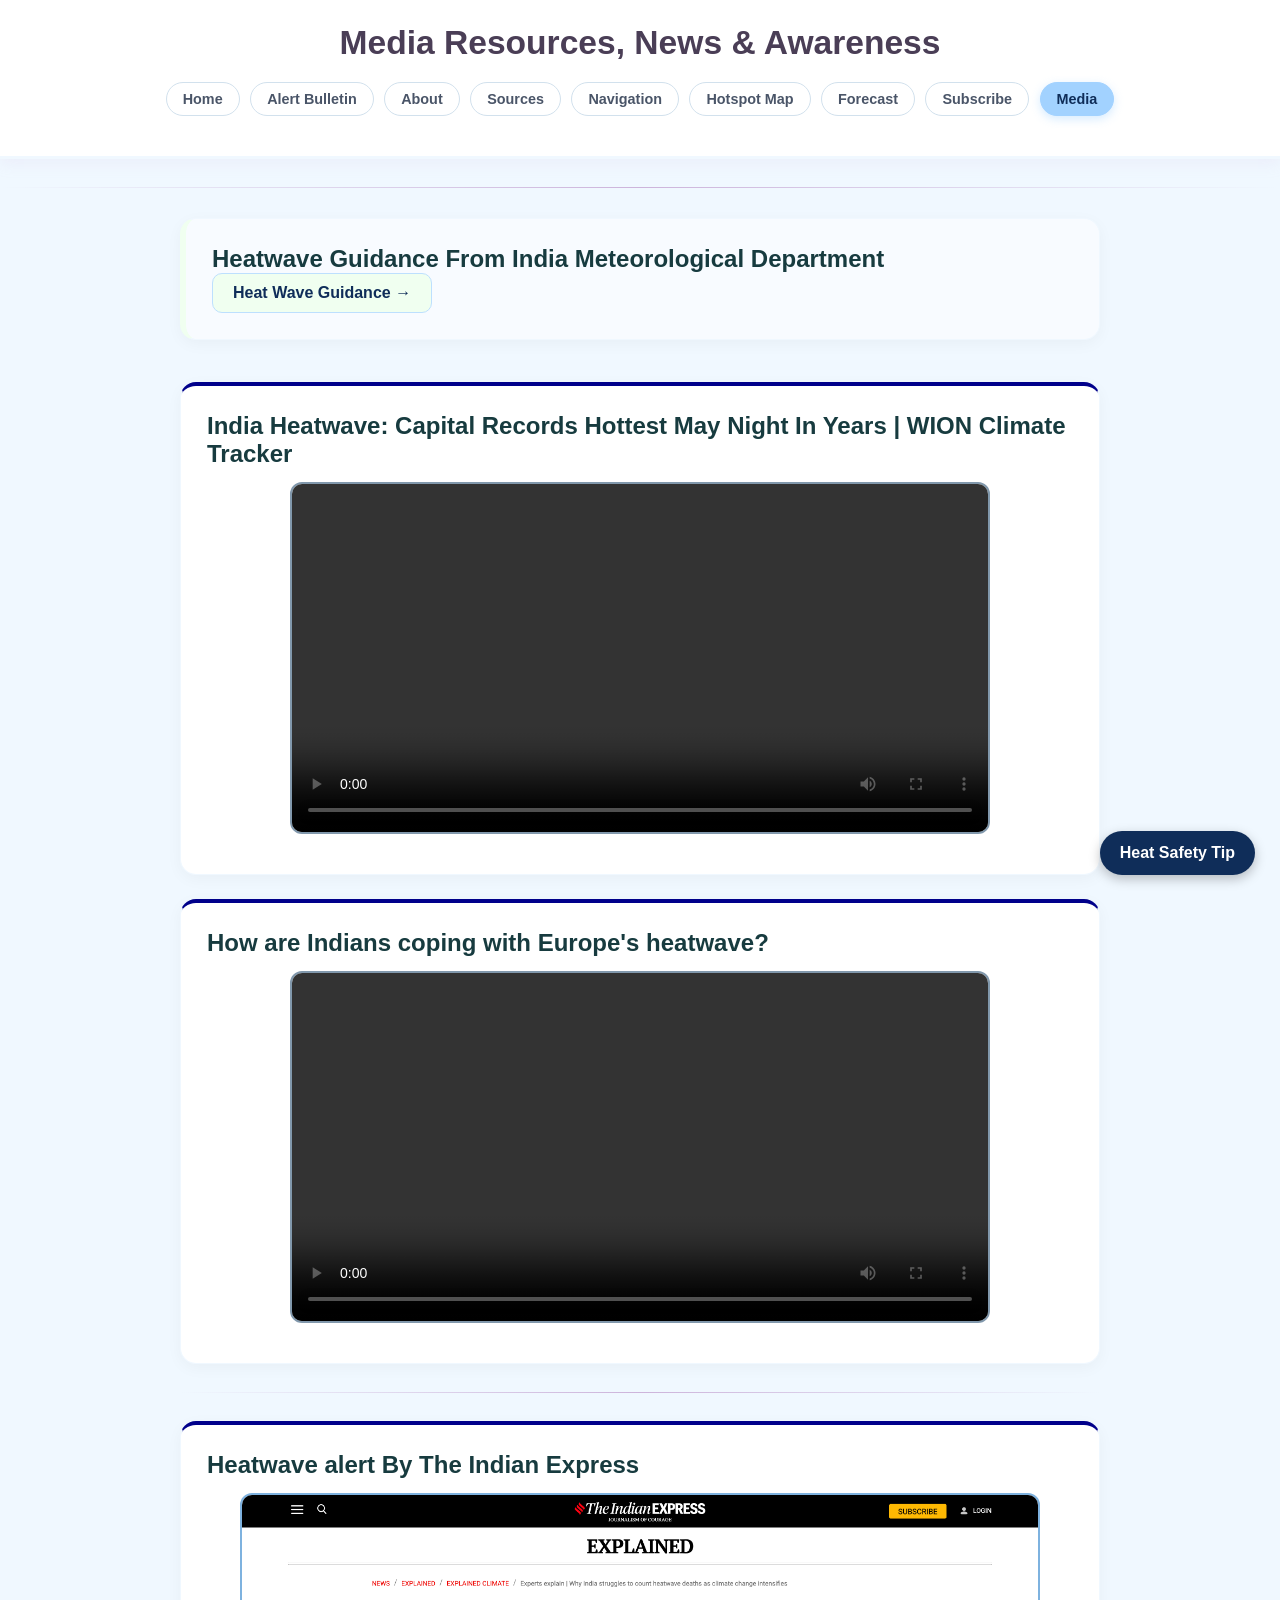
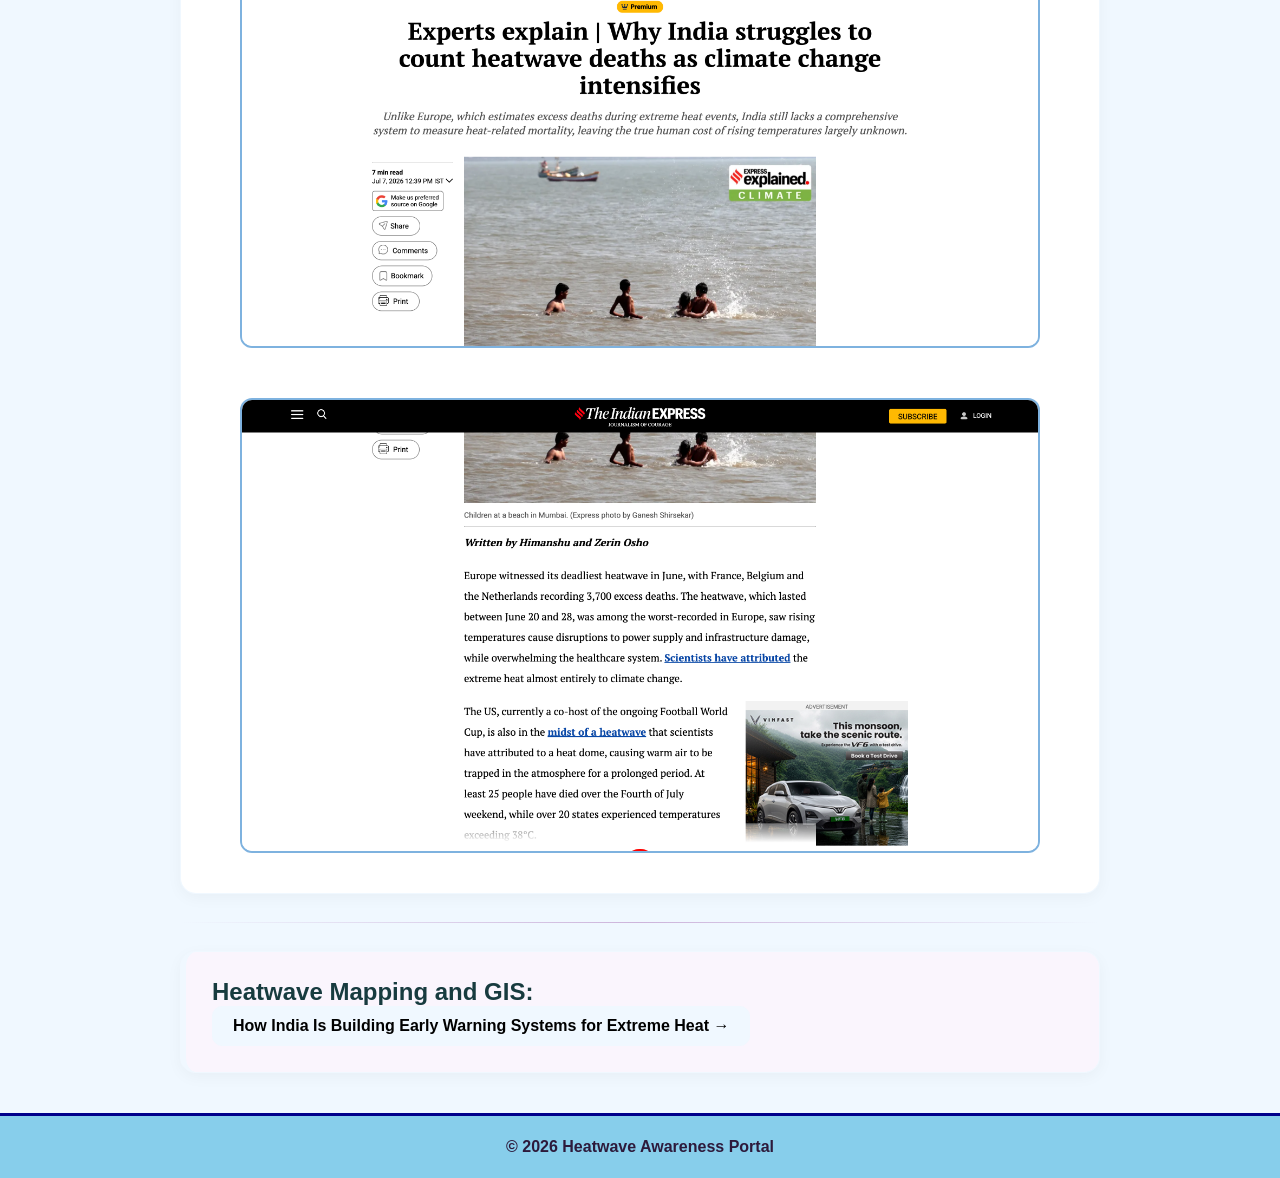
<file: saloni-media.html>
<!DOCTYPE html>
<html lang="en">

<head>
    <meta charset="UTF-8">
    <meta name="viewport" content="width=device-width, initial-scale=1.0">
    <title>Media - Heatwave Awareness Portal</title>
    <link rel="stylesheet" href="mediastyle.css">
</head>

<body>
    <header>
        <h1>Media Resources, News &amp; Awareness</h1>

        <nav class="site-nav" aria-label="Primary">
            <a href="home.html">Home</a>
            <a href="alert.html">Alert Bulletin</a>
            <a href="about.html">About</a>
            <a href="source.html">Sources</a>
            <a href="navigation.html">Navigation</a>
            <a href="home.html">Hotspot Map</a>
            <a href="forecast.html">Forecast</a>
            <a href="subscribe.html">Subscribe</a>
            <a href="media.html" class="current" >Media</a>
        </nav>
    </header>

    <hr>
    <main>
        <section class="first media-card" style="border-left: 6px solid honeydew; background-color: #F8FBFF;">
            <h2>Heatwave Guidance From India Meteorological Department</h2>

            <a href="https://mausam.imd.gov.in/responsive/heatwave_guidance.php"
                style="display: inline-block; background: honeydew; color: #0F2D59; padding: 10px 20px; border-radius: 10px; font-weight: 700; text-decoration: none; border: 1px solid #BDE0FE;">
                Heat Wave Guidance &rarr;
            </a>
        </section>
        <br>

        <section class="media-card" style="border-top: 4px solid darkblue;">
            <h2>India Heatwave: Capital Records Hottest May Night In Years | WION Climate Tracker</h2>
            <!-- INLINE CSS: Video Border -->
            <video src="img/India Heatwave_ Capital Records Hottest May Night In Years _ WION Climate Tracker_720p.mp4"
                width="700" loop controls style="border: 2px solid rgb(129, 152, 172); border-radius: 12px;"></video>
        </section>
        <!-- Video 2 Card -->
        <section class="media-card" style="border-top: 4px solid darkblue;">
            <h2>How are Indians coping with Europe's heatwave? </h2>
            <!-- INLINE CSS: Video Border -->
            <video src="img/How are Indians coping with Europe s heatwave  _ BBC News India_720p.mp4" width="700"
                controls style="border: 2px solid rgb(129, 152, 172);; border-radius: 12px;"></video>
        </section>

        <hr>

        <!-- News Images Card -->
        <section class="media-card" style="border-top: 4px solid darkblue;">
            <h2>Heatwave alert By The Indian Express</h2>
            <!-- INLINE CSS: Image Borders -->
            <img src="img/Screenshot 2026-08-17 at 11.54.50 PM.png" alt="Heatwave News" width="800"
                style="border: 2px solid rgb(126, 178, 223); margin-bottom: 18px;">
            <br>
            <img src="img/Screenshot 2026-08-17 at 11.55.00 PM.png" alt="Heatwave News" width="800"
                style="border: 2px solid  rgb(126, 178, 223);;">
        </section>

        <hr>

        <!-- GIS Mapping Section -->
        <section class="second media-card" style="border-left: 6px solid aliceblue; background-color: #FAF5FD;">
            <h2>Heatwave Mapping and GIS:</h2>
            <!-- INLINE CSS: Resource Link -->
            <a href="https://www.esri.in/en-in/newsroom/blog/gis-for-heatwave-mapping"
                style="display: inline-block; background: aliceblue; color: black; padding: 10px 20px; border-radius: 10px; font-weight: 700; text-decoration: none; border: 1px solid aliceblue;">
                How India Is Building Early Warning Systems for Extreme Heat &rarr;
            </a>
        </section>
    </main>

    <footer>
        &copy; 2026 Heatwave Awareness Portal
    </footer>
    </main>
    <script src="media.js"></script>

</body>

</html>
</file>
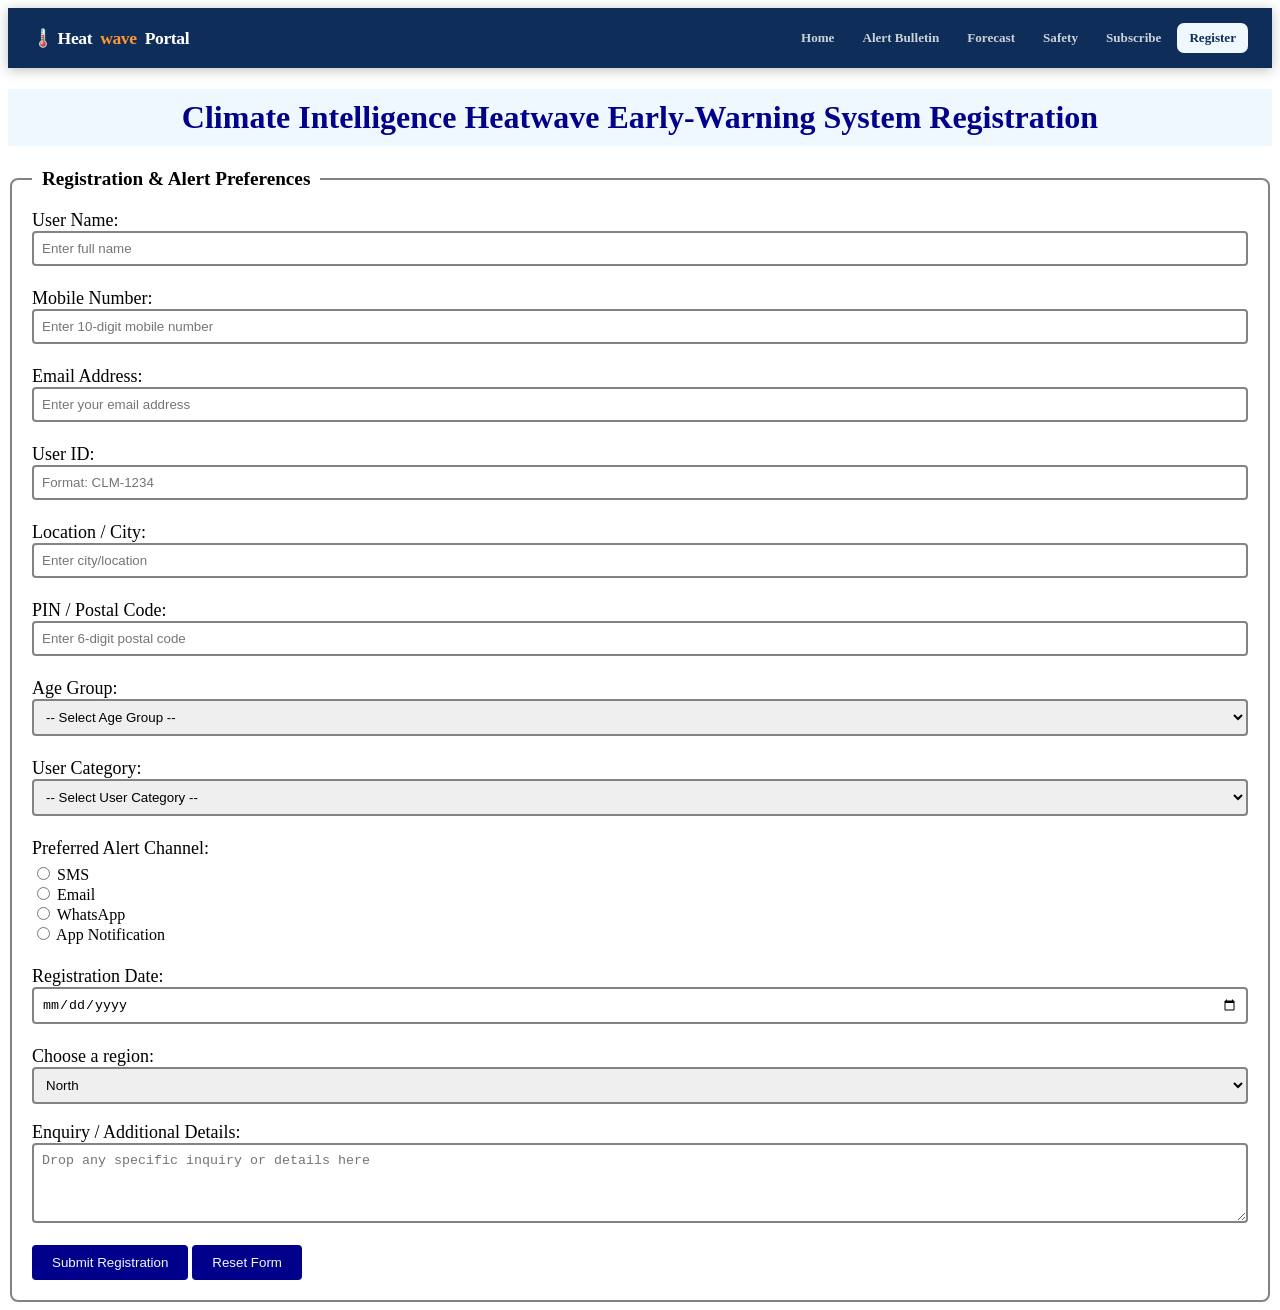
<file: task8.html>
<!DOCTYPE html>
<html lang="en">
<head>
<meta charset="UTF-8">
<meta name="viewport" content="width=device-width, initial-scale=1.0">
<title>Register | Heatwave Intelligence System</title>
<link rel="stylesheet" href="nav.css">
<link rel="stylesheet" href="layout.css">
<style>
fieldset {
  border: 2px solid #858282;
  border-radius: 8px;
  padding: 20px;
}

legend {
  font-weight: bold;
  font-size: 1.2rem;
  padding: 0 10px;
}

input[type="text"],
input[type="email"],
input[type="tel"],
input[type="date"],
select,
textarea {
  width: 100%;
  padding: 8px;
  border-radius: 4px;
  box-sizing: border-box;
  border: 2px solid #858282;
}

input[type="text"]:focus,
input[type="email"]:focus,
input[type="tel"]:focus,
input[type="date"]:focus,
select:focus,
textarea:focus {
  outline: none;
  border-color: aliceblue;
  box-shadow: 0 0 5px rgba(231, 120, 15, 0.5);
}

.invalid-input {
  border-color: #d9534f !important;
  box-shadow: 0 0 5px rgba(217, 83, 79, 0.5);
}

.error-message {
  color: #d9534f;
  font-size: 0.85rem;
  margin-top: 4px;
  display: block;
  font-weight: bold;
}

#success-message {
  display: none;
  background-color: #d4edda;
  color: #155724;
  border: 1px solid #c3e6cb;
  padding: 15px;
  border-radius: 6px;
  margin-bottom: 20px;
  font-size: 1.1rem;
  font-weight: bold;
  text-align: center;
}

button[type="submit"] {
  background-color: darkblue;
  color: aliceblue;
  padding: 10px 20px;
  border: none;
  border-radius: 4px;
  cursor: pointer;
}

button[type="submit"]:hover {
  background-color: #00008b;
}

button[type="reset"] {
  background-color: darkblue;
  color: aliceblue;
  padding: 10px 20px;
  border: none;
  border-radius: 4px;
  cursor: pointer;
}

button[type="reset"]:hover {
  background-color: #00008b;
}

.radio-group, .checkbox-group {
  margin-top: 5px;
}
</style>
</head>
<body>
  <!-- ===== SHARED SITE NAVIGATION ===== -->
  <nav class="site-navbar" aria-label="Site Navigation">
    <a href="index.html" class="nav-brand">&#127777;&#65039; Heat<span>wave</span> Portal</a>
    <ul class="nav-list">
      <li><a href="index.html"                   >Home</a></li>
      <li><a href="alert-details.html"           >Alert Bulletin</a></li>
      <li><a href="forecast.html"                >Forecast</a></li>
      <li><a href="navigation.html"              >Safety</a></li>
      <li><a href="subscribe.html"               >Subscribe</a></li>
      <li><a href="task8.html" class="active"    >Register</a></li>
    </ul>
  </nav>
  <!-- ===== END SHARED NAVIGATION ===== -->
<header>
  <h1 style="text-align: center; background-color: aliceblue; color: darkblue; padding: 10px;">
    Climate Intelligence Heatwave Early-Warning System Registration
  </h1>
</header>

<div id="success-message">
  Registration Successful!<br>
  <span style="font-size: 0.95rem; font-weight: normal;">You are registered for Climate Intelligence Heatwave Monitoring and Early-Warning Alerts.</span>
</div>

<form id="registration-form" action="/submit.php" method="POST" novalidate>
  <fieldset>
    <legend>Registration & Alert Preferences</legend>

    <!-- User Name -->
    <section>
      <label for="user-name"><font size="4">User Name:</font></label><br>
      <input type="text" id="user-name" name="user-name" placeholder="Enter full name" required>
      <span class="error-message" id="name-error"></span>
    </section>
    <br>

    <!-- Mobile Number -->
    <section>
      <label for="mobile-no"><font size="4">Mobile Number:</font></label><br>
      <input type="tel" id="mobile-no" name="mobile-no" placeholder="Enter 10-digit mobile number" required maxlength="10">
      <span class="error-message" id="phone-error"></span>
    </section>
    <br>

    <!-- Email -->
    <section>
      <label for="user-email"><font size="4">Email Address:</font></label><br>
      <input type="email" id="user-email" name="user-email" placeholder="Enter your email address" required>
      <span class="error-message" id="email-error"></span>
    </section>
    <br>

    <!-- User ID -->
    <section>
      <label for="user-id"><font size="4">User ID:</font></label><br>
      <input type="text" id="user-id" name="user-id" placeholder="Format: CLM-1234" required>
      <span class="error-message" id="userid-error"></span>
    </section>
    <br>

    <!-- Location/City -->
    <section>
      <label for="location"><font size="4">Location / City:</font></label><br>
      <input type="text" id="location" name="location" placeholder="Enter city/location" required>
      <span class="error-message" id="location-error"></span>
    </section>
    <br>

    <!-- PIN/Postal Code -->
    <section>
      <label for="pin-code"><font size="4">PIN / Postal Code:</font></label><br>
      <input type="text" id="pin-code" name="pin-code" placeholder="Enter 6-digit postal code" required maxlength="6">
      <span class="error-message" id="pin-error"></span>
    </section>
    <br>

    <!-- Age Group -->
    <section>
      <label for="age-group"><font size="4">Age Group:</font></label><br>
      <select id="age-group" name="age-group" required>
        <option value="">-- Select Age Group --</option>
        <option value="under-18">Under 18</option>
        <option value="18-35">18 - 35</option>
        <option value="36-60">36 - 60</option>
        <option value="above-60">Above 60</option>
      </select>
      <span class="error-message" id="age-error"></span>
    </section>
    <br>

    <!-- User Category -->
    <section>
      <label for="user-category"><font size="4">User Category:</font></label><br>
      <select id="user-category" name="user-category" required>
        <option value="">-- Select User Category --</option>
        <option value="General Public">General Public</option>
        <option value="Senior Citizen">Senior Citizen</option>
        <option value="Student">Student</option>
        <option value="Outdoor Worker">Outdoor Worker</option>
        <option value="Healthcare Worker">Healthcare Worker</option>
        <option value="Government/Disaster Management">Government/Disaster Management</option>
        <option value="Other">Other</option>
      </select>
      <span class="error-message" id="category-error"></span>
    </section>
    <br>

    <!-- Preferred Alert Channel -->
    <section>
      <font size="4">Preferred Alert Channel:</font><br>
      <div class="radio-group">
        <label>
          <input type="radio" name="alert-channel" value="SMS" style="width: auto;"> SMS
        </label><br>
        <label>
          <input type="radio" name="alert-channel" value="Email" style="width: auto;"> Email
        </label><br>
        <label>
          <input type="radio" name="alert-channel" value="WhatsApp" style="width: auto;"> WhatsApp
        </label><br>
        <label>
          <input type="radio" name="alert-channel" value="App Notification" style="width: auto;"> App Notification
        </label>
      </div>
      <span class="error-message" id="channel-error"></span>
    </section>
    <br>

    <!-- Registration Date -->
    <section>
      <label for="reg-date"><font size="4">Registration Date:</font></label><br>
      <input type="date" id="reg-date" name="reg-date" required>
      <span class="error-message" id="date-error"></span>
    </section>
    <br>

    <!-- Region Selection -->
    <section>
      <label for="region"><font size="4">Choose a region:</font></label><br>
      <select id="region" name="region">
        <option value="north">North</option>
        <option value="south">South</option>
        <option value="east">East</option>
        <option value="west">West</option>
      </select>
    </section>
    <br>

    <!-- Enquiry / Remarks -->
    <section>
      <label for="enquiry"><font size="4">Enquiry / Additional Details:</font></label><br>
      <textarea id="enquiry" name="enquiry" rows="4" placeholder="Drop any specific inquiry or details here"></textarea>
    </section>
    <br>

    <button type="submit">Submit Registration</button>
    <button type="reset">Reset Form</button>
  </fieldset>
</form>

<script>
document.addEventListener('DOMContentLoaded', function () {
  const form = document.getElementById('registration-form');
  
  // Input DOM Elements
  const nameInput = document.getElementById('user-name');
  const phoneInput = document.getElementById('mobile-no');
  const emailInput = document.getElementById('user-email');
  const userIdInput = document.getElementById('user-id');
  const locationInput = document.getElementById('location');
  const pinInput = document.getElementById('pin-code');
  const ageSelect = document.getElementById('age-group');
  const categorySelect = document.getElementById('user-category');
  const regDateInput = document.getElementById('reg-date');

  // Error DOM Elements
  const nameError = document.getElementById('name-error');
  const phoneError = document.getElementById('phone-error');
  const emailError = document.getElementById('email-error');
  const userIdError = document.getElementById('userid-error');
  const locationError = document.getElementById('location-error');
  const pinError = document.getElementById('pin-error');
  const ageError = document.getElementById('age-error');
  const categoryError = document.getElementById('category-error');
  const channelError = document.getElementById('channel-error');
  const dateError = document.getElementById('date-error');
  const successMessage = document.getElementById('success-message');

  // Regex patterns
  const nameRegex = /^[A-Za-z ]+$/;
  const phoneRegex = /^[0-9]{10}$/;
  const emailRegex = /^[^\s@]+@[^\s@]+\.[^\s@]+$/;
  const userIdRegex = /^CLM-[0-9]{4}$/;
  const pinRegex = /^[0-9]{6}$/;

  // Generic Field Validator Helper
  function validateField(input, errorElement, validationFn) {
    const errorMsg = validationFn();
    if (errorMsg) {
      errorElement.textContent = errorMsg;
      if (input) input.classList.add('invalid-input');
      return false;
    } else {
      errorElement.textContent = '';
      if (input) input.classList.remove('invalid-input');
      return true;
    }
  }

  // Individual Validation Operations
  function validateName() {
    return validateField(nameInput, nameError, function () {
      const val = nameInput.value.trim();
      if (!val) return 'User name is required.';
      if (!nameRegex.test(val)) return 'User name must contain only alphabets and spaces.';
      return '';
    });
  }

  function validatePhone() {
    return validateField(phoneInput, phoneError, function () {
      const val = phoneInput.value.trim();
      if (!val) return 'Mobile number is required.';
      if (!phoneRegex.test(val)) return 'Mobile number must contain exactly 10 digits.';
      return '';
    });
  }

  function validateEmail() {
    return validateField(emailInput, emailError, function () {
      const val = emailInput.value.trim();
      if (!val) return 'Email address is required.';
      if (!emailRegex.test(val)) return 'Please enter a valid email format.';
      return '';
    });
  }

  function validateUserId() {
    return validateField(userIdInput, userIdError, function () {
      const val = userIdInput.value.trim();
      if (!val) return 'User ID is required.';
      if (!userIdRegex.test(val)) return 'User ID must follow the pattern CLM-1234.';
      return '';
    });
  }

  function validateLocation() {
    return validateField(locationInput, locationError, function () {
      const val = locationInput.value.trim();
      if (!val) return 'Location/City is required.';
      return '';
    });
  }

  function validatePin() {
    return validateField(pinInput, pinError, function () {
      const val = pinInput.value.trim();
      if (!val) return 'PIN/Postal Code is required.';
      if (!pinRegex.test(val)) return 'PIN/Postal Code must contain exactly six digits.';
      return '';
    });
  }

  function validateAge() {
    return validateField(ageSelect, ageError, function () {
      if (!ageSelect.value) return 'Age Group must be selected.';
      return '';
    });
  }

  function validateCategory() {
    return validateField(categorySelect, categoryError, function () {
      if (!categorySelect.value) return 'User Category must be selected.';
      return '';
    });
  }

  function validateAlertChannel() {
    const selectedChannel = document.querySelector('input[name="alert-channel"]:checked');
    if (!selectedChannel) {
      channelError.textContent = 'Preferred Alert Channel must be selected.';
      return false;
    } else {
      channelError.textContent = '';
      return true;
    }
  }

  function validateRegistrationDate() {
    return validateField(regDateInput, dateError, function () {
      const val = regDateInput.value;
      if (!val) return 'Registration date must be entered.';
      
      const inputDate = new Date(val);
      const today = new Date();
      // Reset hours to perform strict date-only comparison
      today.setHours(23, 59, 59, 999);

      if (inputDate > today) {
        return 'Registration date should not be a future date.';
      }
      return '';
    });
  }

  // Prevent direct non-numeric typing into numeric fields
  phoneInput.addEventListener('input', function () {
    this.value = this.value.replace(/[^0-9]/g, '');
    if (phoneInput.classList.contains('invalid-input')) validatePhone();
  });

  pinInput.addEventListener('input', function () {
    this.value = this.value.replace(/[^0-9]/g, '');
    if (pinInput.classList.contains('invalid-input')) validatePin();
  });

  // Blur/Change Listeners
  nameInput.addEventListener('blur', validateName);
  phoneInput.addEventListener('blur', validatePhone);
  emailInput.addEventListener('blur', validateEmail);
  userIdInput.addEventListener('blur', validateUserId);
  locationInput.addEventListener('blur', validateLocation);
  pinInput.addEventListener('blur', validatePin);
  ageSelect.addEventListener('change', validateAge);
  categorySelect.addEventListener('change', validateCategory);
  regDateInput.addEventListener('change', validateRegistrationDate);
  
  document.querySelectorAll('input[name="alert-channel"]').forEach(radio => {
    radio.addEventListener('change', validateAlertChannel);
  });

  // Form Submit Handler
  form.addEventListener('submit', function (e) {
    e.preventDefault(); // Stop standard submission

    // Perform all validations
    const isNameValid = validateName();
    const isPhoneValid = validatePhone();
    const isEmailValid = validateEmail();
    const isUserIdValid = validateUserId();
    const isLocationValid = validateLocation();
    const isPinValid = validatePin();
    const isAgeValid = validateAge();
    const isCategoryValid = validateCategory();
    const isChannelValid = validateAlertChannel();
    const isDateValid = validateRegistrationDate();

    // Final check across all criteria
    if (
      isNameValid &&
      isPhoneValid &&
      isEmailValid &&
      isUserIdValid &&
      isLocationValid &&
      isPinValid &&
      isAgeValid &&
      isCategoryValid &&
      isChannelValid &&
      isDateValid
    ) {
      successMessage.style.display = 'block';
      window.scrollTo({ top: 0, behavior: 'smooth' });
    } else {
      successMessage.style.display = 'none';
    }
  });

  // Form Reset Handler
  form.addEventListener('reset', function () {
    const errorSpans = document.querySelectorAll('.error-message');
    errorSpans.forEach(span => span.textContent = '');

    const inputs = form.querySelectorAll('input, select, textarea');
    inputs.forEach(input => input.classList.remove('invalid-input'));

    successMessage.style.display = 'none';
  });
});
</script>
</body>
</html>
</file>
<file: nav.css>
/* ============================================
   SHARED SITE NAVIGATION  (nav.css)
   Used by: index.html, alert-details.html,
            forecast.html, navigation.html,
            subscribe.html, task8.html
   ============================================ */

/* --- Reset bits needed everywhere --- */
*, *::before, *::after { box-sizing: border-box; }

/* --- Top navbar bar --- */
.site-navbar {
    width: 100%;
    background: #0f2d59;
    position: sticky;
    top: 0;
    z-index: 9999;
    display: flex;
    align-items: center;
    justify-content: space-between;
    padding: 0 1.5rem;
    height: 60px;
    box-shadow: 0 2px 12px rgba(0,0,0,0.25);
}

/* Brand / logo */
.site-navbar .nav-brand {
    display: flex;
    align-items: center;
    gap: 8px;
    text-decoration: none;
    font-size: 1.1rem;
    font-weight: 800;
    color: #fff;
    letter-spacing: -0.4px;
    white-space: nowrap;
}

.site-navbar .nav-brand span { color: #ff9633; }

/* Link list */
.site-navbar .nav-list {
    list-style: none;
    margin: 0;
    padding: 0;
    display: flex;
    align-items: center;
    gap: 4px;
    flex-wrap: wrap;
}

.site-navbar .nav-list li a {
    display: inline-block;
    text-decoration: none;
    color: rgba(255,255,255,0.78);
    font-size: 0.82rem;
    font-weight: 600;
    padding: 7px 12px;
    border-radius: 7px;
    transition: background 0.2s, color 0.2s;
    white-space: nowrap;
}

.site-navbar .nav-list li a:hover {
    background: rgba(255,255,255,0.14);
    color: #fff;
}

/* Active page highlight */
.site-navbar .nav-list li a.active {
    background: #F0F8FF;
    color: #0f2d59;;
}

/* --- Legacy .gallery styles (index/home page) --- */
.gallery {
    width: 300px;
    height: 200px;
    border: 2px solid black;
    margin: 10px;
    transition: transform 0.3s;
}

.gallery:hover {
    transform: scale(1.1);
}

/* --- Legacy .site-nav pill style (saloni-media / alert pages) --- */
.site-nav {
    margin: 10px 0;
    text-align: center;
}

.site-nav a {
    display: inline-block;
    text-decoration: none;
    color: #4A5568;
    background-color: #fff;
    padding: 7px 14px;
    margin: 3px 2px;
    border-radius: 20px;
    font-size: 0.85rem;
    font-weight: 600;
    border: 1.5px solid #d2e1ed;
    transition: all 0.2s ease-in-out;
}

.site-nav a:hover,
.site-nav a.current {
    background-color: #a2d2ff;
    color: #0f2d59;
    border-color: #a2d2ff;
}
</file>
<file: layout.css>
header {
    width: 100%;
}

.sidebar {
    float: left;
    width: 25%;
    padding: 10px;
}

.content {
   max-width: 100% !important;
  margin: 0 !important;
  padding-left: 20px !important; /* Adjust padding as needed */
  align-items: flex-start !important;
}

footer {
    clear: both;
    text-align: center;
    padding: 20px;
}
</file>
<file: style.css>
body {
    font-family: Arial, sans-serif;
    background-color: #eaf6fb;
}

h1, h2, h3, h4 {
    color: #023e8a;
}

footer {
    background-color: #023e8a;
    color: white;
    text-align: center;
    padding: 20px;
    margin-top: 30px;
}
.heatwave-card {
    width: 80%;
    margin: 20px auto;
    padding: 20px;
    border: 2px solid black;
    text-align: center;
    display: inline-block;
    background-color: lavender;
    box-shadow: 2px 2px 5px gray;
}
</file>
<file: table.css>
table {
    border-collapse: collapse;
    width: 100%;
    text-align: center;
}

th {
    background-color: lightblue;
}

tr:nth-child(even) {
    background-color: #f2f2f2;
}
.offer {
    background-color: #ffe066;
    padding: 20px;
    font-size: 24px;
    text-align: center;
    box-shadow: 0 0 10px orange;
    text-shadow: 1px 1px 2px gray;
    animation: glow 1s infinite alternate;
}

@keyframes glow {
    from {
        box-shadow: 0 0 5px orange;
    }

    to {
        box-shadow: 0 0 20px red;
    }
}
</file>
<file: mediastyle.css>
* {
    box-sizing: border-box;
    margin: 0;
    padding: 0;
}

body {
    font-family: Arial, Helvetica, sans-serif;
    background: aliceblue;
    color: #173b3f;
}

header {
    background: #FFFFFF;
    border-bottom: 3px solid aliceblue;
    padding: 24px 20px 20px 20px;
    text-align: center;
    box-shadow: 0 4px 15px rgba(205, 180, 219, 0.15);
}

header h1 {
    font-size: 2.1rem;
    color: #4A3E56;
    margin-bottom: 12px;
}

.site-nav {
    margin: 16px 0;
    text-align: center;
}

.site-nav a {
    display: inline-block;
    /* Display horizontally */
    text-decoration: none;
    /* Remove underline */
    color: #4A5568;
    /* Base link color */
    background-color: #FFFFFF;
    /* Base background */
    padding: 8px 16px;
    margin: 4px 3px;
    border-radius: 20px;
    /* Rounded pill shape */
    font-size: 0.9rem;
    font-weight: 600;
    border: 1.5px solid rgb(210, 225, 237);
    transition: all 0.25s ease-in-out;
}

.site-nav a.current {
    background-color: #A2D2FF;
    color: #0F2D59;
    border-color: #A2D2FF;
    box-shadow: 0 3px 10px rgba(162, 210, 255, 0.45);
}

main {
    max-width: 960px;
    margin: 30px auto;
    padding: 0 20px;
}

.media-card {
    background: #FFFFFF;
    padding: 26px;
    border-radius: 16px;
    margin-bottom: 24px;
    box-shadow: 0 4px 16px rgba(0, 0, 0, 0.04);
    border: 1px solid aliceblue;
}

.second media-card {
    border-left: 6px solid aliceblue;
    background-color: #FAF5FD;
}


video,
img {

    max-width: 100%;
    height: auto;
    display: block;
    margin: 14px auto;
    border-radius: 12px;
}

hr {
    border: 0;
    height: 1px;
    background: linear-gradient(to right, transparent, #CDB4DB, transparent);
    margin: 28px 0;
}

footer {
    text-align: center;
    padding: 22px;
    background: skyblue;
    color: #2D1A3B;
    font-weight: 600;
    margin-top: 40px;
    border-top: 3px solid darkblue;
}
.tip-button {
  position: fixed;
  right: 25px;
  bottom: 25px;
  background: #0F2D59;
  color: white;
  border: none;
  border-radius: 25px;
  padding: 13px 20px;
  font-size: 16px;
  font-weight: bold;
  cursor: pointer;
  box-shadow: 0 4px 12px rgba(0, 0, 0, 0.25);
}

.tip-popup {
  display: none;
  position: fixed;
  inset: 0;
  background: rgba(0, 0, 0, 0.5);
  align-items: center;
  justify-content: center;
  z-index: 2000;
}

.tip-popup.show {
  display: flex;
}

.tip-popup-box {
  position: relative;
  width: 90%;
  max-width: 430px;
  background: white;
  padding: 30px;
  border-radius: 16px;
  text-align: center;
  color: #173b3f;
}

.close-popup {
  position: absolute;
  top: 10px;
  right: 15px;
  border: none;
  background: none;
  font-size: 28px;
  cursor: pointer;
}

.close-tip {
  background: #A2D2FF;
  color: #0F2D59;
  border: none;
  border-radius: 8px;
  padding: 10px 22px;
  font-weight: bold;
  cursor: pointer;
}
</file>
